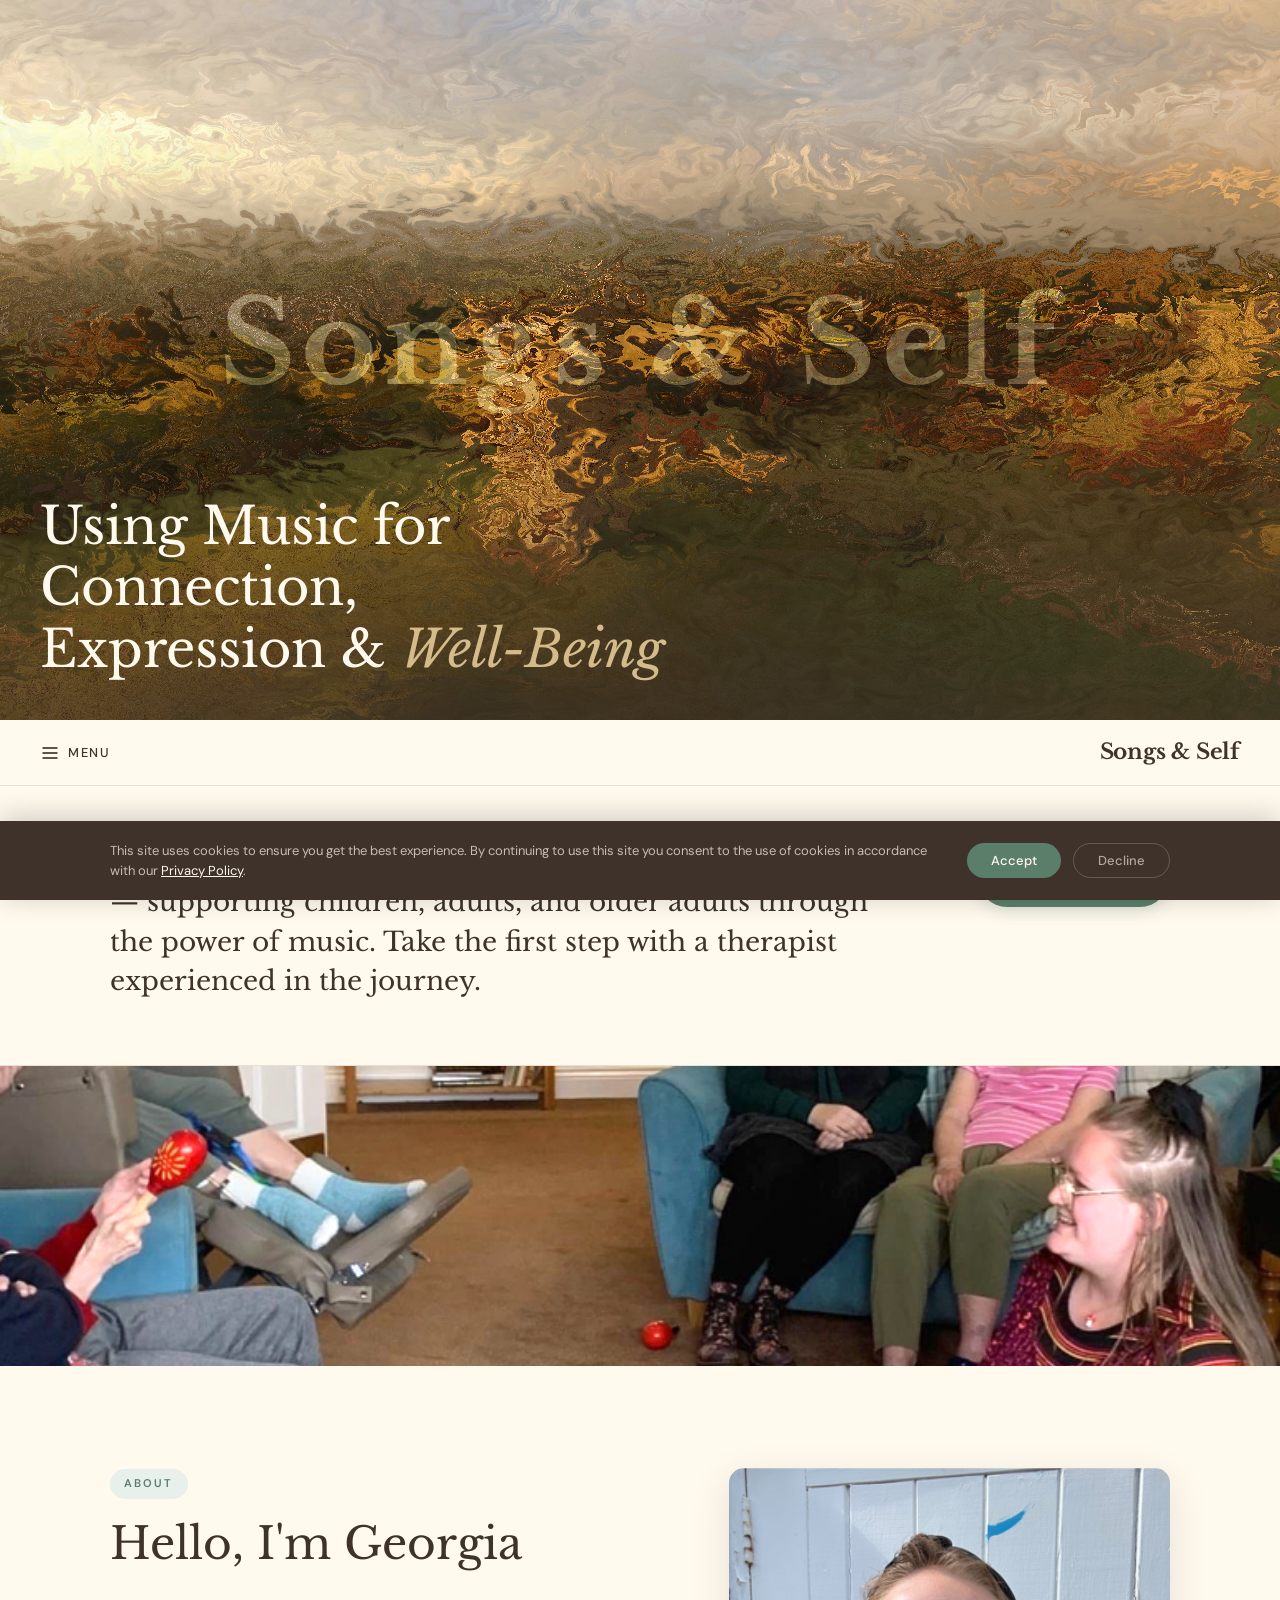
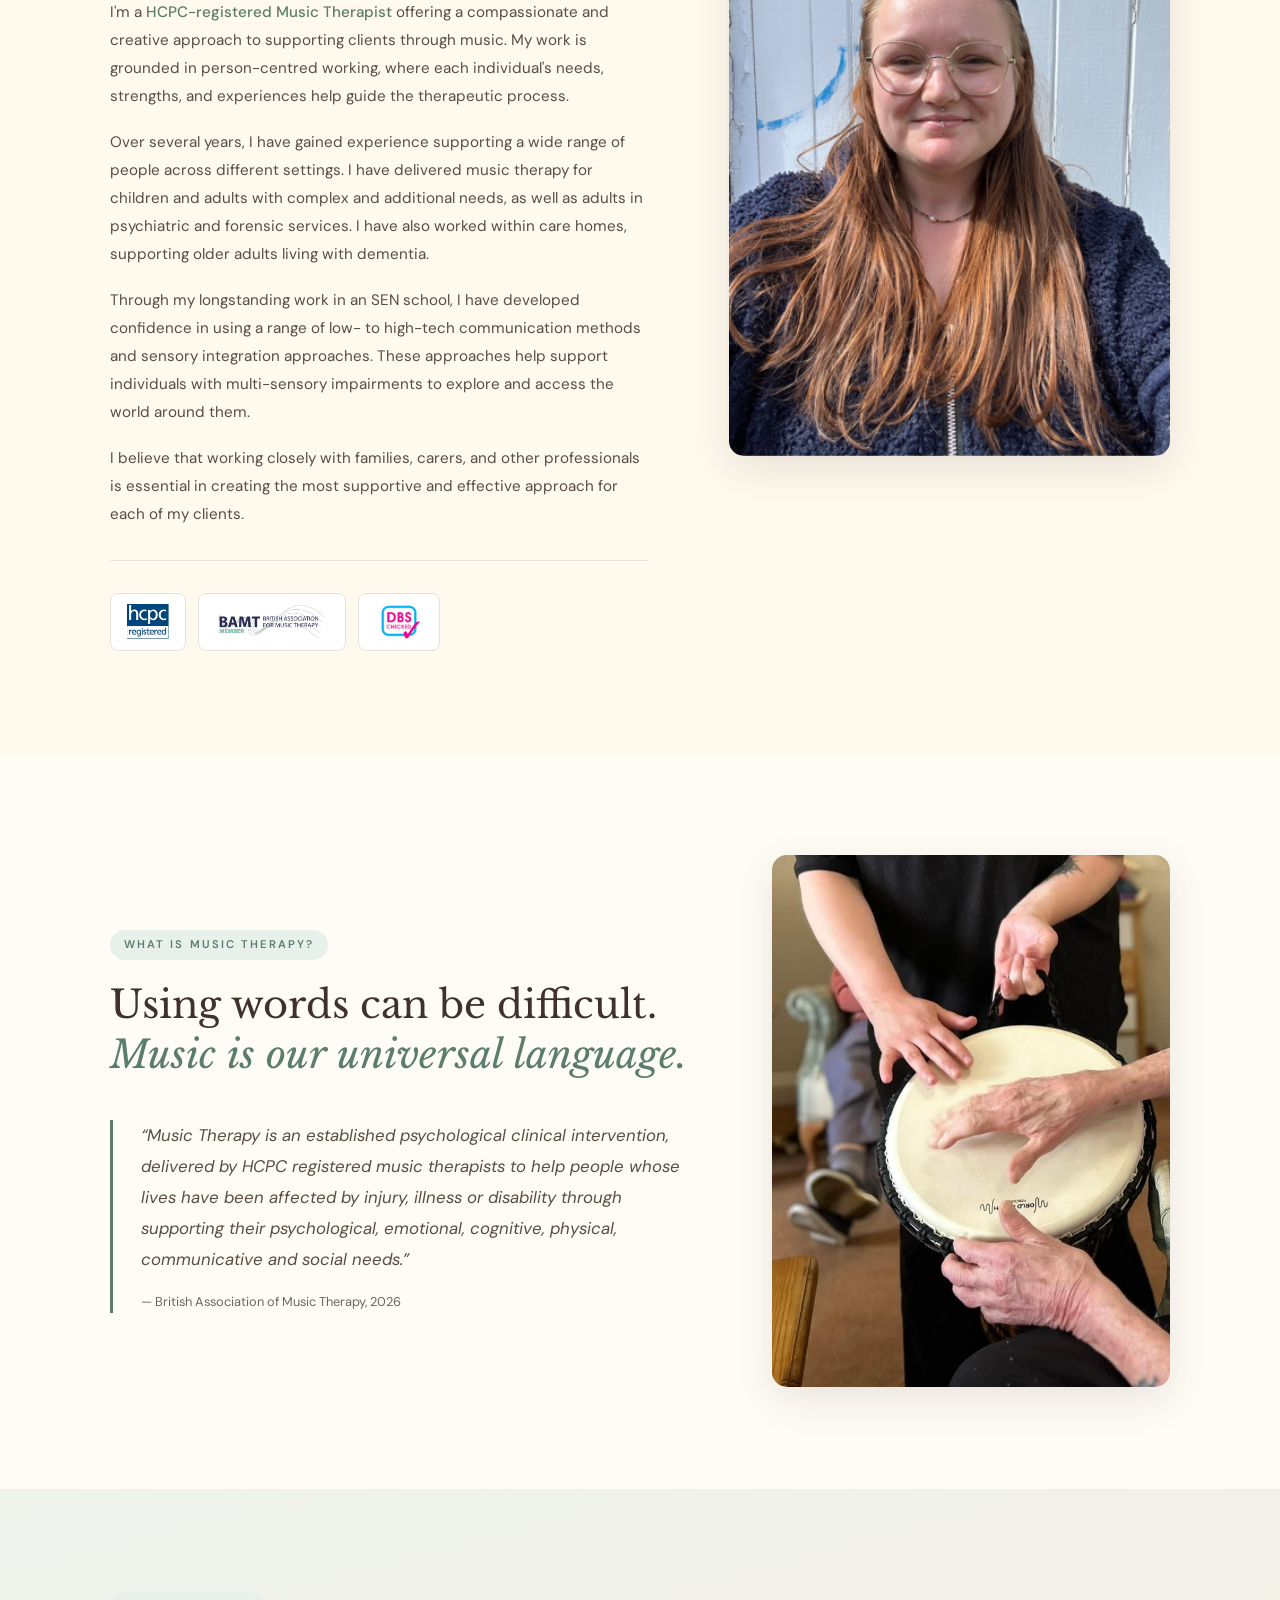
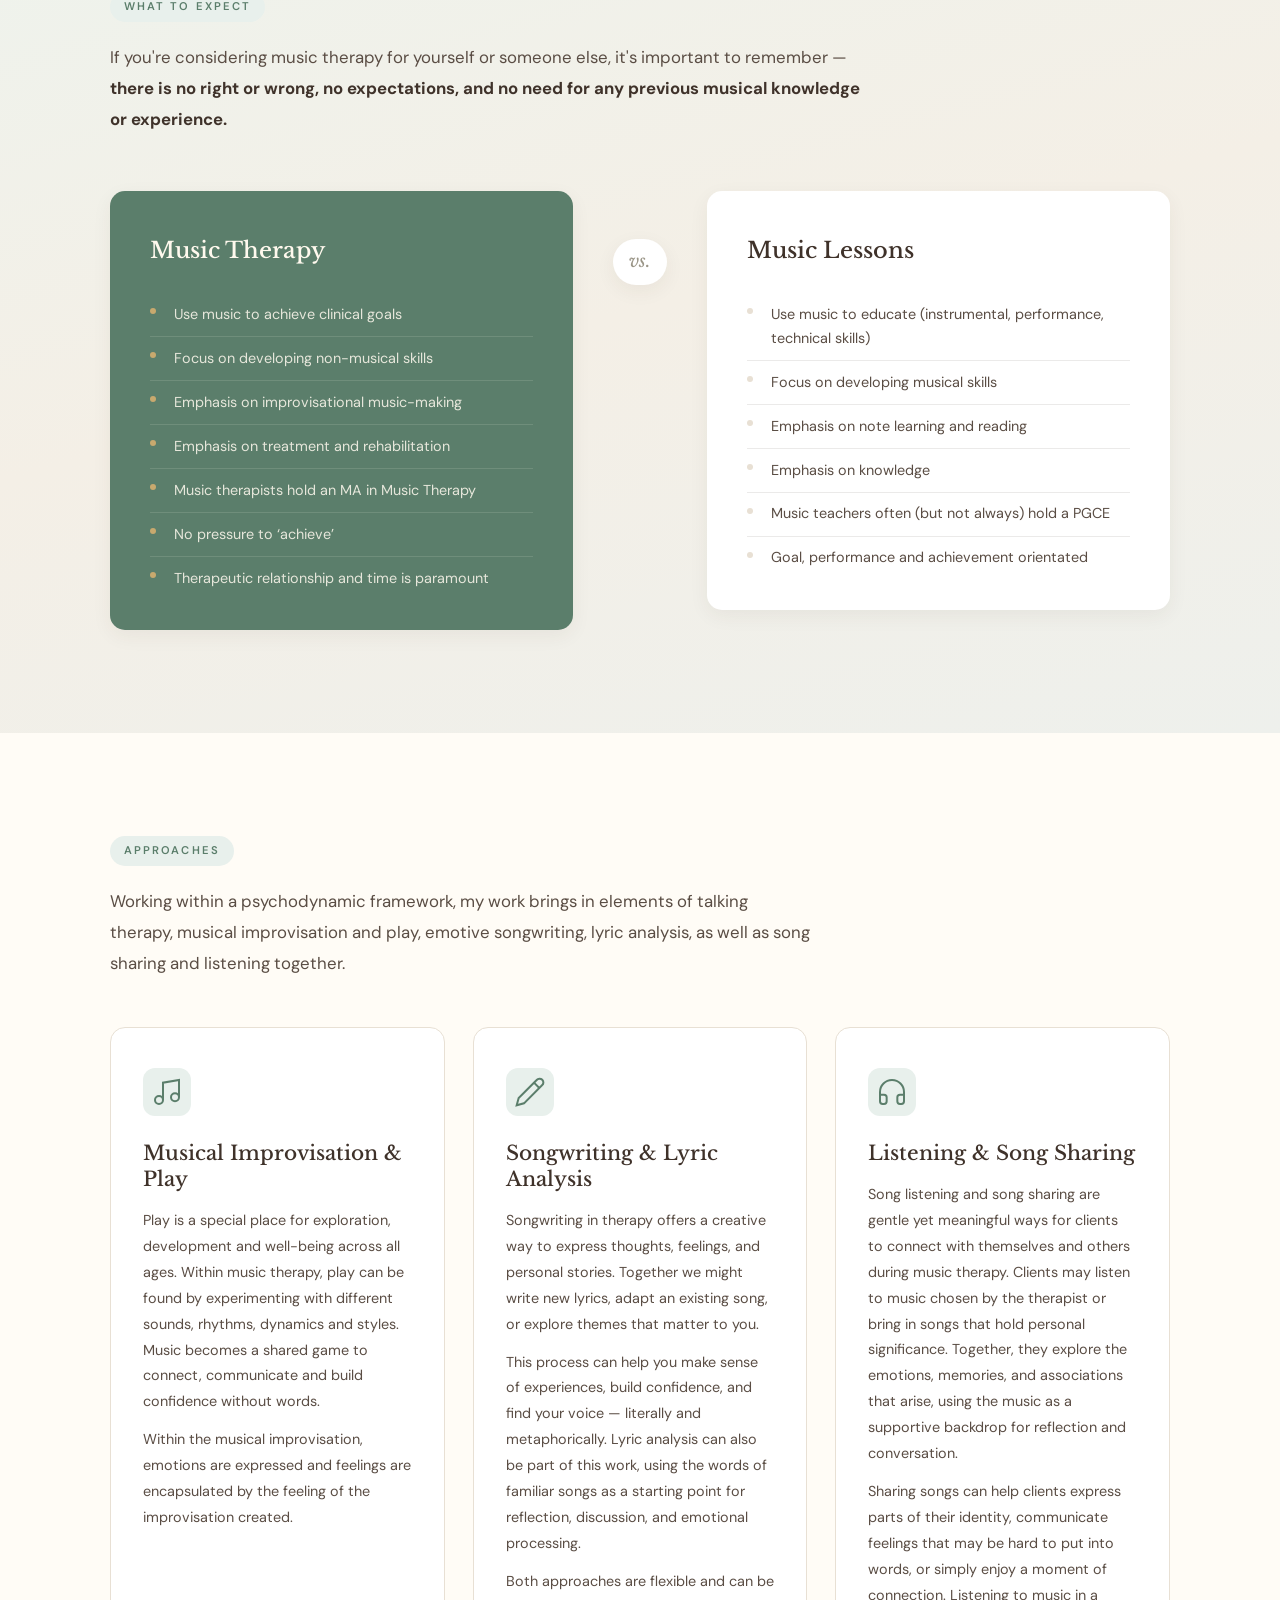
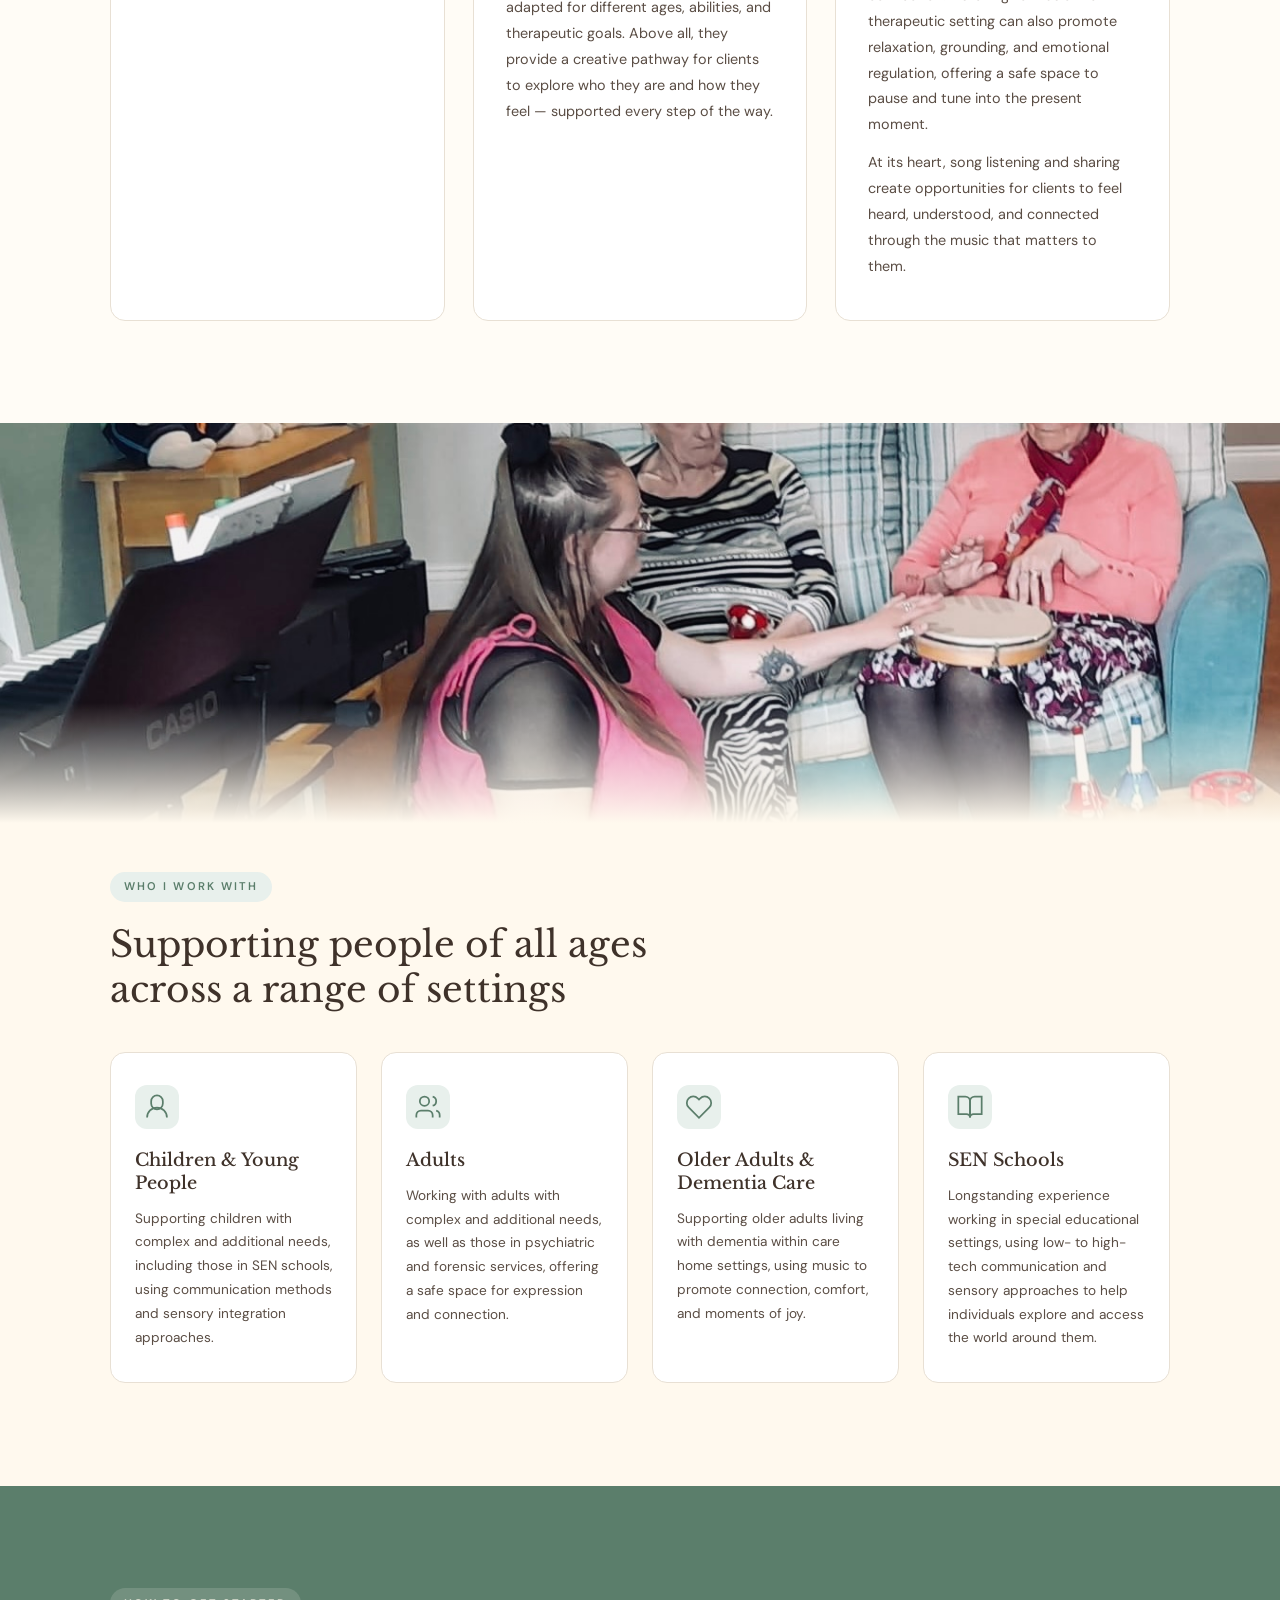
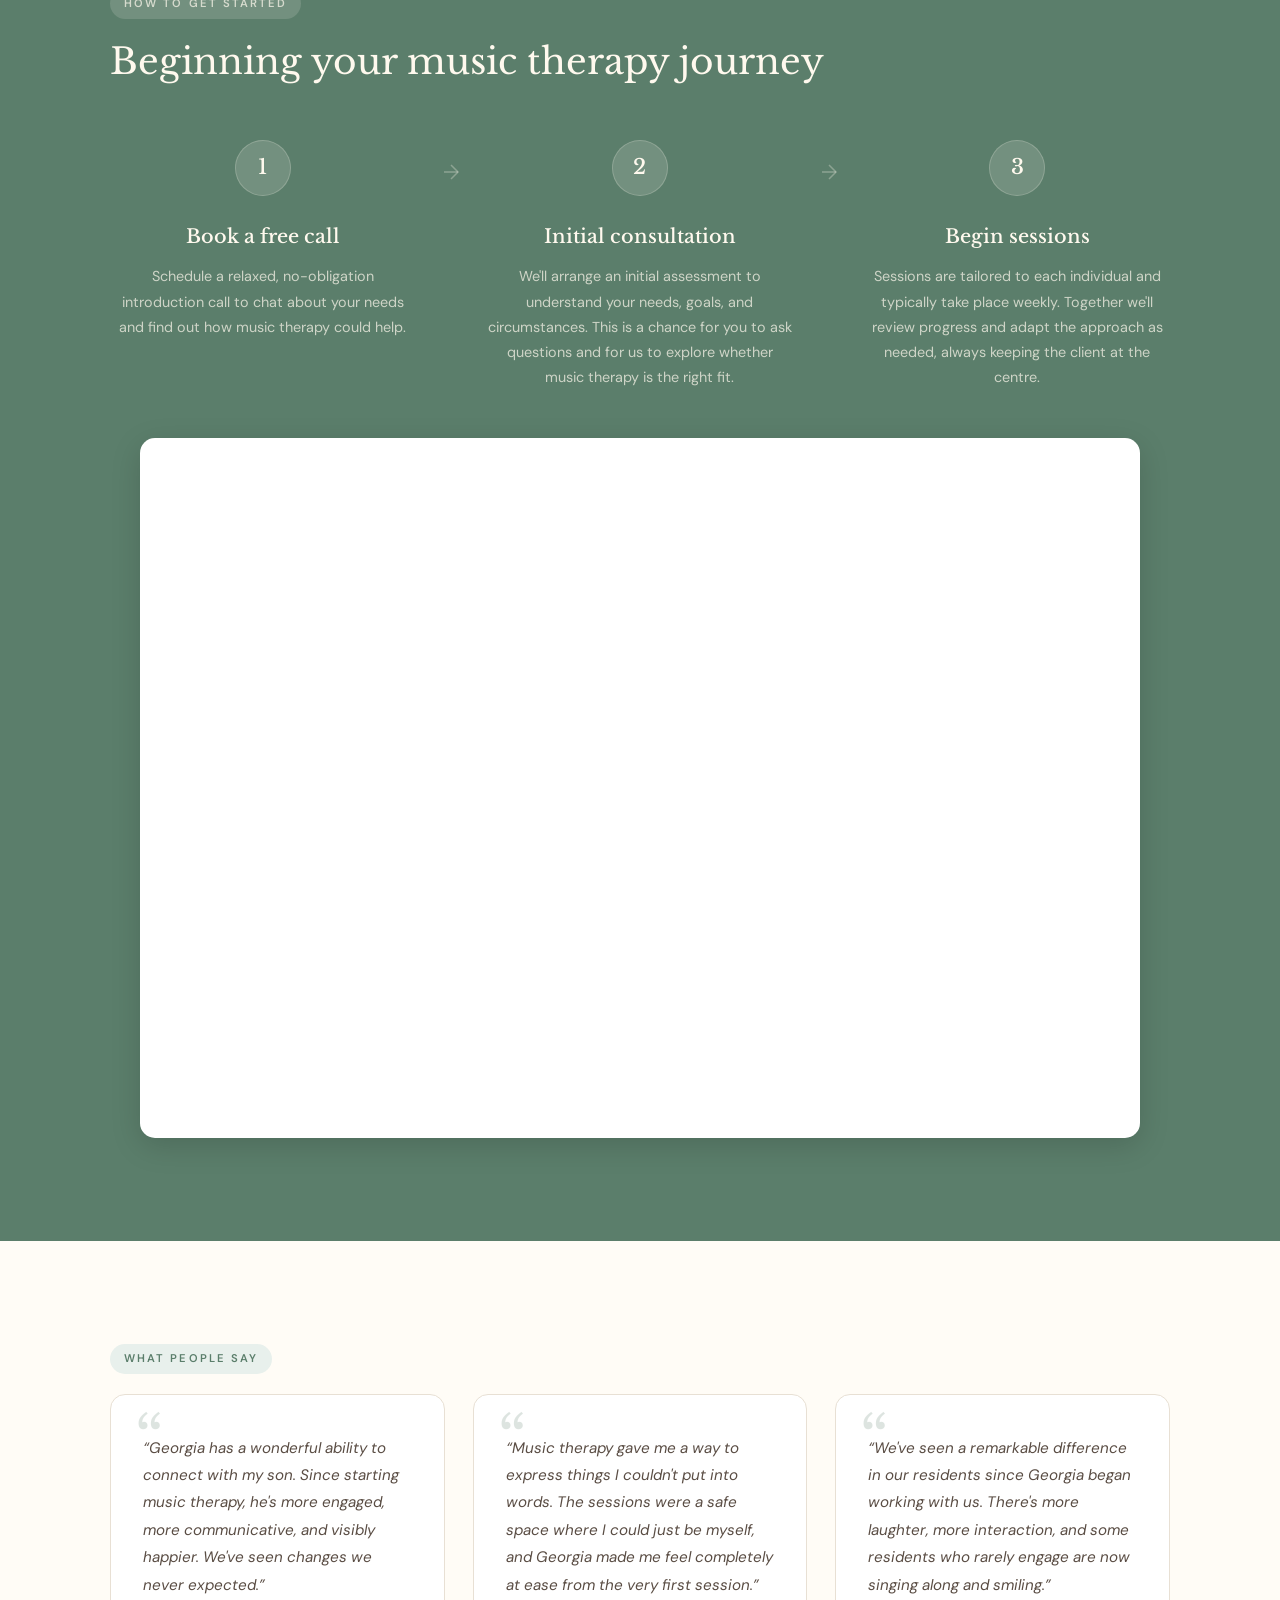
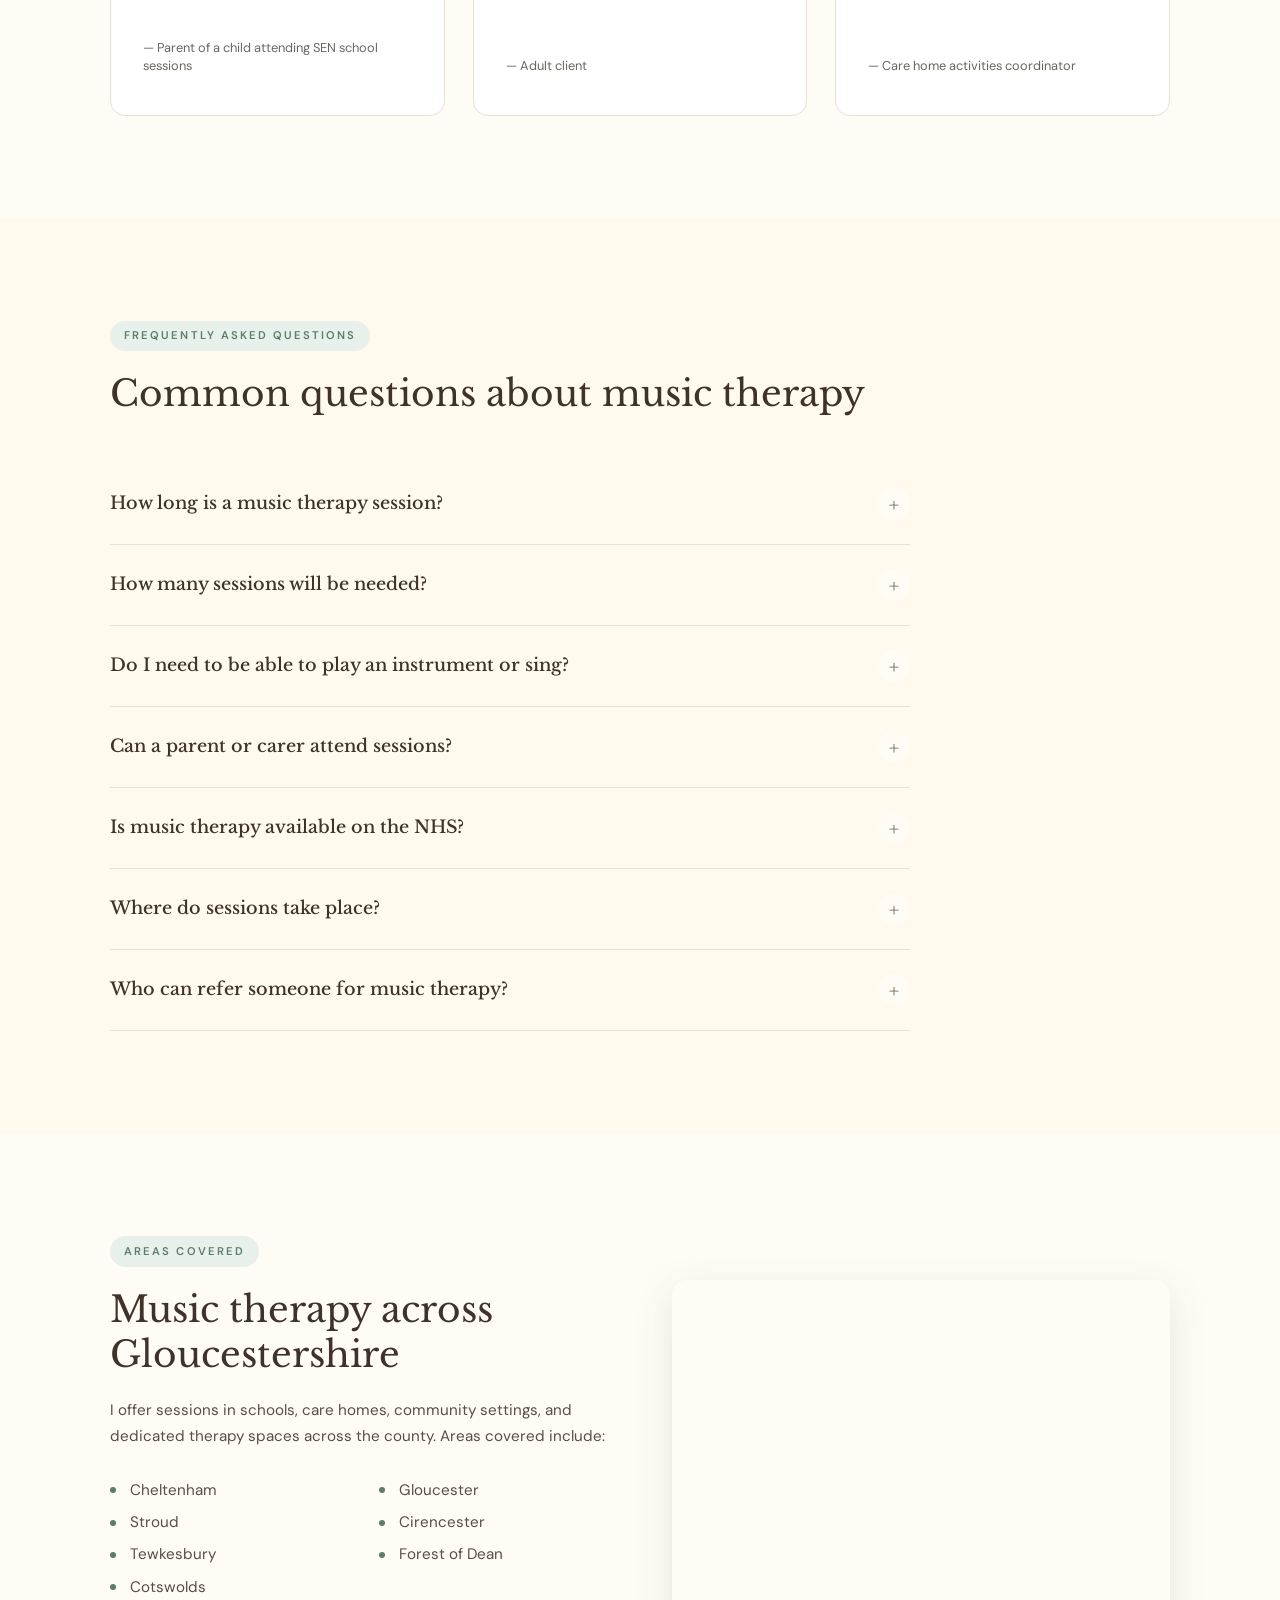
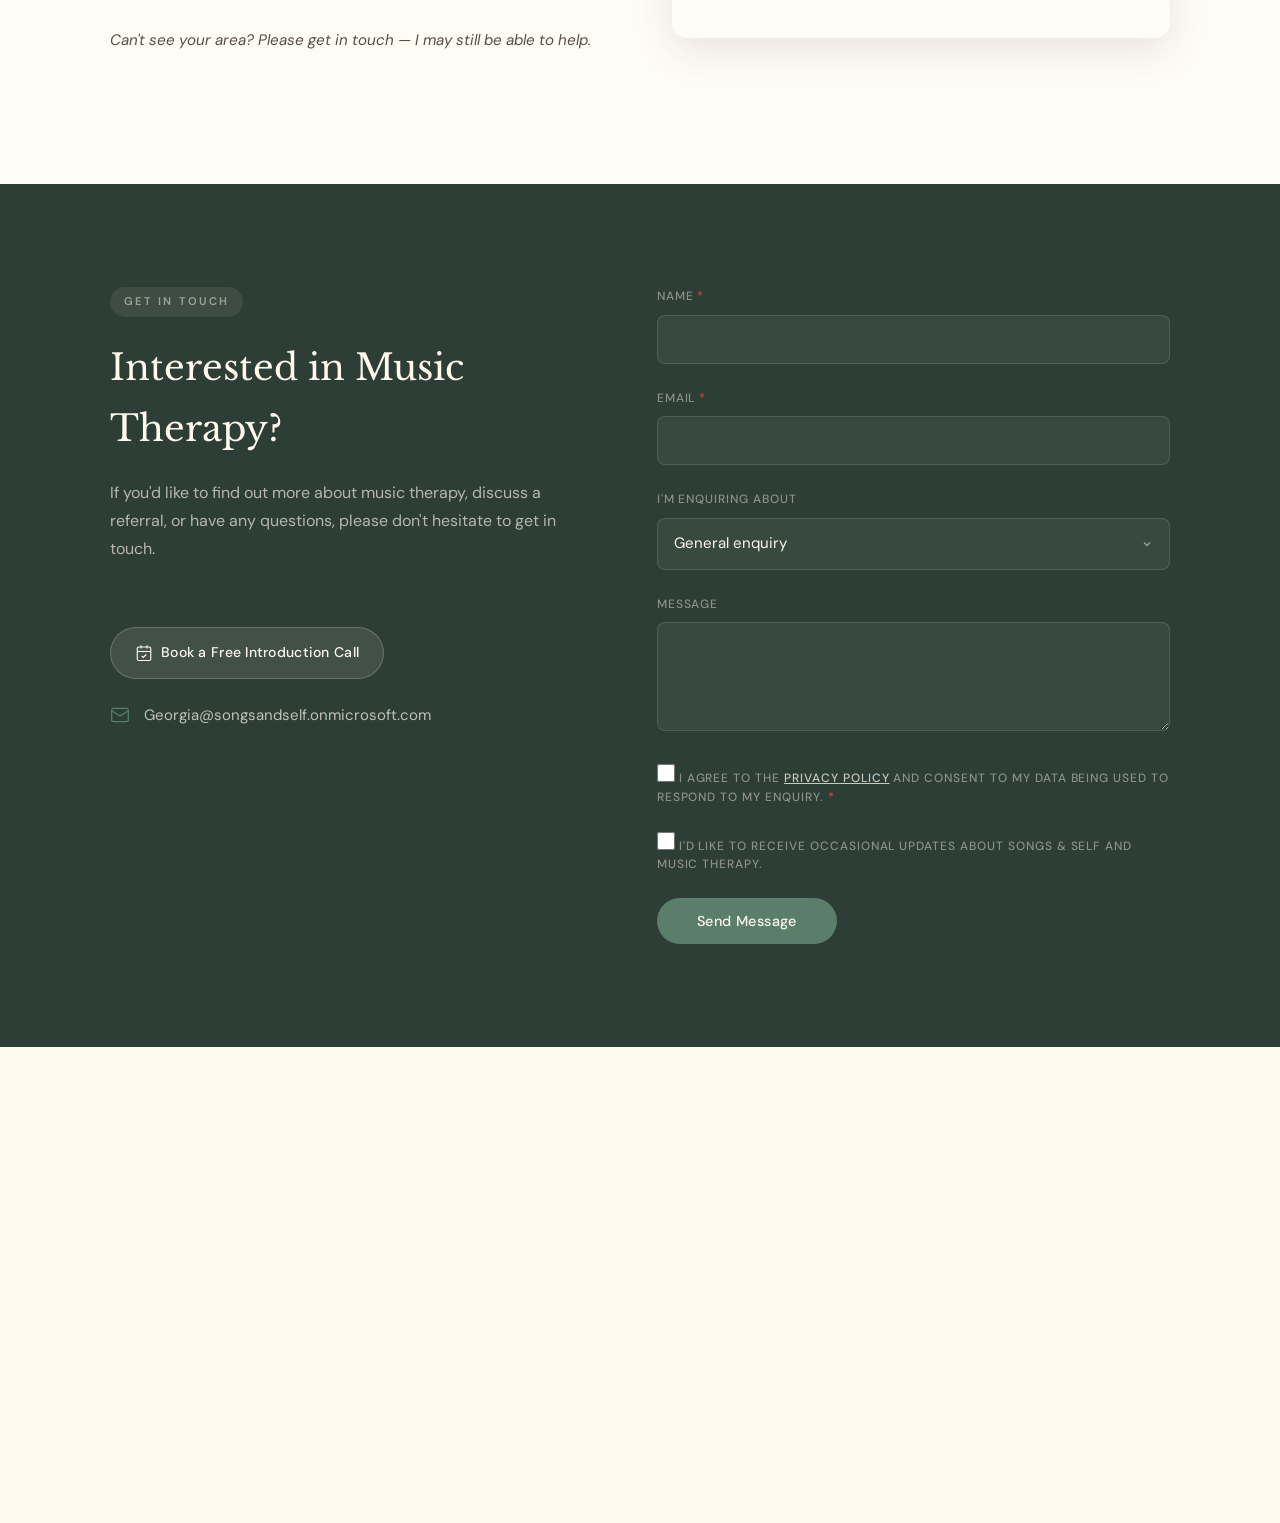
<file: index.html>
<!DOCTYPE html>
<html lang="en">
<head>
  <meta charset="UTF-8">
  <meta name="viewport" content="width=device-width, initial-scale=1.0">
  <title>Songs &amp; Self Music Therapy | Creative, Person-Centred Music Therapy in Gloucestershire</title>
  <meta name="description" content="Songs & Self Music Therapy. HCPC-registered Music Therapist Georgia offers compassionate, creative music therapy in Gloucestershire for children, adults, and older adults.">

  <!-- Open Graph -->
  <meta property="og:title" content="Songs & Self Music Therapy">
  <meta property="og:description" content="Creative, Person-Centred Music Therapy in Gloucestershire. HCPC-registered therapist supporting children, adults, and older adults through music.">
  <meta property="og:type" content="website">
  <meta property="og:url" content="https://www.songsandself.co.uk">
  <meta property="og:image" content="images/og-image.jpg">
  <meta property="og:locale" content="en_GB">

  <!-- Twitter Card -->
  <meta name="twitter:card" content="summary_large_image">
  <meta name="twitter:title" content="Songs & Self Music Therapy">
  <meta name="twitter:description" content="Creative, Person-Centred Music Therapy in Gloucestershire.">

  <!-- Favicon -->
  <link rel="icon" type="image/svg+xml" href="data:image/svg+xml,<svg xmlns='http://www.w3.org/2000/svg' viewBox='0 0 100 100'><text y='.9em' font-size='90'>♪</text></svg>">
  <link rel="apple-touch-icon" href="images/apple-touch-icon.png">

  <link rel="stylesheet" href="css/style.css">
  <link href="https://assets.calendly.com/assets/external/widget.css" rel="stylesheet">
  <link rel="preconnect" href="https://fonts.googleapis.com">
  <link rel="preconnect" href="https://fonts.gstatic.com" crossorigin>
  <link href="https://fonts.googleapis.com/css2?family=DM+Sans:ital,opsz,wght@0,9..40,300;0,9..40,400;0,9..40,500;1,9..40,400&family=Libre+Baskerville:ital,wght@0,400;0,700;1,400&display=swap" rel="stylesheet">
</head>
<body>

  <!-- Skip to content -->
  <a href="#main" class="skip-link">Skip to main content</a>

  <!-- Cookie Banner -->
  <div class="cookie-banner" id="cookieBanner" role="alert" hidden>
    <div class="cookie-inner">
      <p>This site uses cookies to ensure you get the best experience. By continuing to use this site you consent to the use of cookies in accordance with our <a href="privacy.html">Privacy Policy</a>.</p>
      <div class="cookie-actions">
        <button class="btn-cookie-accept" id="cookieAccept">Accept</button>
        <button class="btn-cookie-decline" id="cookieDecline">Decline</button>
      </div>
    </div>
  </div>

  <!-- Hero Section — fixed, revealed by scrolling -->
  <section class="hero" aria-label="Introduction">
    <canvas class="hero-canvas" id="heroCanvas" aria-hidden="true"></canvas>
    <img src="images/colin-watts-3blV4-86aUo-unsplash.jpg" alt="Broadway Tower in the Cotswolds, Gloucestershire at golden hour" class="hero-img" id="heroImg">
    <div class="hero-overlay"></div>
    <div class="hero-brand" aria-hidden="true">Songs &amp; Self</div>
    <div class="hero-text">
      <h1 class="hero-tagline">Using Music for Connection,<br>Expression &amp; <em>Well-Being</em></h1>
    </div>
  </section>

  <!-- Main content -->
  <main id="main">

    <!-- Sticky Nav Bar — sits below hero like Munro -->
    <header class="site-header" id="siteHeader" role="banner">
      <div class="header-inner">
        <div class="header-left">
          <button class="menu-toggle" id="menuToggle" aria-label="Open menu" aria-expanded="false" aria-controls="mainNav">
            <svg width="20" height="20" viewBox="0 0 24 24" fill="none" stroke="currentColor" stroke-width="2" aria-hidden="true"><path d="M3 12h18"/><path d="M3 6h18"/><path d="M3 18h18"/></svg>
            <span>Menu</span>
          </button>
        </div>
        <nav class="main-nav" id="mainNav" role="navigation" aria-label="Main navigation">
          <button class="nav-close" id="navClose" aria-label="Close menu">
            <svg width="24" height="24" viewBox="0 0 24 24" fill="none" stroke="currentColor" stroke-width="2" aria-hidden="true">
              <path d="M18 6 6 18"/><path d="m6 6 12 12"/>
            </svg>
          </button>
          <ul class="nav-list">
            <li class="nav-item"><a href="#about">About</a></li>
            <li class="nav-item"><a href="#music-therapy">What is Music Therapy?</a></li>
            <li class="nav-item has-submenu">
              <a href="#approaches" aria-haspopup="true" aria-expanded="false">Approaches</a>
              <ul class="submenu" role="menu">
                <li role="none"><a href="#improvisation" role="menuitem">Improvisation &amp; Play</a></li>
                <li role="none"><a href="#songwriting" role="menuitem">Songwriting &amp; Lyric Analysis</a></li>
                <li role="none"><a href="#listening" role="menuitem">Listening &amp; Song Sharing</a></li>
              </ul>
            </li>
            <li class="nav-item"><a href="#who-i-work-with">Who I Work With</a></li>
            <li class="nav-item"><a href="#contact">Contact</a></li>
          </ul>
        </nav>
        <div class="header-right">
          <a href="/" class="logo" aria-label="Songs and Self — home">Songs &amp; Self</a>
        </div>
      </div>
    </header>
    <div class="nav-overlay" id="navOverlay"></div>

    <!-- Intro statement below nav — like Munro -->
    <section class="intro-statement">
      <div class="container">
        <div class="intro-layout">
          <p>Creative, person-centred music therapy in Gloucestershire &mdash; supporting children, adults, and older adults through the power of music. Take the first step with a therapist experienced in the journey.</p>
          <a href="#contact" class="intro-cta">Get in Touch</a>
        </div>
      </div>
    </section>

    <!-- Session photo banner -->
    <div class="session-banner">
      <img src="images/session-photo.png" alt="A music therapy session — participants playing instruments together" class="session-banner-img">
    </div>

    <!-- About Georgia -->
    <section class="about" id="about" aria-labelledby="about-heading">
      <div class="container">
        <div class="about-layout">
          <div class="about-text">
            <span class="section-label">About</span>
            <h2 id="about-heading">Hello, I'm Georgia</h2>
            <p>I'm a <strong>HCPC-registered Music Therapist</strong> offering a compassionate and creative approach to supporting clients through music. My work is grounded in person-centred working, where each individual's needs, strengths, and experiences help guide the therapeutic process.</p>
            <p>Over several years, I have gained experience supporting a wide range of people across different settings. I have delivered music therapy for children and adults with complex and additional needs, as well as adults in psychiatric and forensic services. I have also worked within care homes, supporting older adults living with dementia.</p>
            <p>Through my longstanding work in an SEN school, I have developed confidence in using a range of low- to high-tech communication methods and sensory integration approaches. These approaches help support individuals with multi-sensory impairments to explore and access the world around them.</p>
            <p>I believe that working closely with families, carers, and other professionals is essential in creating the most supportive and effective approach for each of my clients.</p>
            <div class="registration-badges">
              <div class="badge">
                <img src="images/hcpc-registered.png" alt="HCPC Registered" class="badge-img">
              </div>
              <div class="badge">
                <img src="images/bamt-member.png" alt="British Association for Music Therapy Member" class="badge-img">
              </div>
              <div class="badge">
                <img src="images/dbs-checked.png" alt="DBS Checked" class="badge-img">
              </div>
            </div>
          </div>
          <div class="about-image">
            <!-- Replace with Georgia's photo: place image at images/georgia.jpg -->
            <img src="images/georgia.png" alt="Georgia, Music Therapist, smiling" class="about-photo">
            <!-- If no photo yet, uncomment the placeholder below and comment out the img above -->
            <!-- <div class="about-image-placeholder"></div> -->
          </div>
        </div>
      </div>
    </section>

    <!-- What is Music Therapy? -->
    <section class="music-therapy" id="music-therapy" aria-labelledby="mt-heading">
      <div class="container">
        <div class="therapy-layout">
          <div class="therapy-intro">
            <span class="section-label">What is Music Therapy?</span>
            <h2 id="mt-heading">Using words can be difficult.<br><em>Music is our universal language.</em></h2>
            <blockquote>
              <p>&ldquo;Music Therapy is an established psychological clinical intervention, delivered by HCPC registered music therapists to help people whose lives have been affected by injury, illness or disability through supporting their psychological, emotional, cognitive, physical, communicative and social needs.&rdquo;</p>
              <cite>&mdash; British Association of Music Therapy, 2026</cite>
            </blockquote>
          </div>
          <div class="therapy-image">
            <img src="images/drum-hands.png" alt="Hands playing a drum together during a music therapy session" class="therapy-photo">
          </div>
        </div>
      </div>
    </section>

    <!-- What to Expect -->
    <section class="what-to-expect" id="expect" aria-labelledby="expect-heading">
      <div class="container">
        <span class="section-label" id="expect-heading">What to Expect</span>
        <p class="expect-intro">If you're considering music therapy for yourself or someone else, it's important to remember &mdash; <strong>there is no right or wrong, no expectations, and no need for any previous musical knowledge or experience.</strong></p>

        <div class="comparison-table">
          <div class="comparison-col therapy-col">
            <h3>Music Therapy</h3>
            <ul>
              <li>Use music to achieve clinical goals</li>
              <li>Focus on developing non-musical skills</li>
              <li>Emphasis on improvisational music-making</li>
              <li>Emphasis on treatment and rehabilitation</li>
              <li>Music therapists hold an MA in Music Therapy</li>
              <li>No pressure to &lsquo;achieve&rsquo;</li>
              <li>Therapeutic relationship and time is paramount</li>
            </ul>
          </div>
          <div class="comparison-divider">
            <span>vs.</span>
          </div>
          <div class="comparison-col lesson-col">
            <h3>Music Lessons</h3>
            <ul>
              <li>Use music to educate (instrumental, performance, technical skills)</li>
              <li>Focus on developing musical skills</li>
              <li>Emphasis on note learning and reading</li>
              <li>Emphasis on knowledge</li>
              <li>Music teachers often (but not always) hold a PGCE</li>
              <li>Goal, performance and achievement orientated</li>
            </ul>
          </div>
        </div>
      </div>
    </section>

    <!-- Approaches -->
    <section class="approaches" id="approaches" aria-labelledby="approaches-heading">
      <div class="container">
        <span class="section-label" id="approaches-heading">Approaches</span>
        <p class="approaches-intro">Working within a psychodynamic framework, my work brings in elements of talking therapy, musical improvisation and play, emotive songwriting, lyric analysis, as well as song sharing and listening together.</p>

        <div class="approaches-grid">
          <div class="approach-card" id="improvisation">
            <div class="approach-icon" aria-hidden="true">
              <svg width="32" height="32" viewBox="0 0 24 24" fill="none" stroke="currentColor" stroke-width="1.5">
                <path d="M9 18V5l12-2v13"/><circle cx="6" cy="18" r="3"/><circle cx="18" cy="16" r="3"/>
              </svg>
            </div>
            <h3>Musical Improvisation &amp; Play</h3>
            <p>Play is a special place for exploration, development and well-being across all ages. Within music therapy, play can be found by experimenting with different sounds, rhythms, dynamics and styles. Music becomes a shared game to connect, communicate and build confidence without words.</p>
            <p>Within the musical improvisation, emotions are expressed and feelings are encapsulated by the feeling of the improvisation created.</p>
          </div>

          <div class="approach-card" id="songwriting">
            <div class="approach-icon" aria-hidden="true">
              <svg width="32" height="32" viewBox="0 0 24 24" fill="none" stroke="currentColor" stroke-width="1.5">
                <path d="M17 3a2.85 2.83 0 1 1 4 4L7.5 20.5 2 22l1.5-5.5Z"/><path d="m15 5 4 4"/>
              </svg>
            </div>
            <h3>Songwriting &amp; Lyric Analysis</h3>
            <p>Songwriting in therapy offers a creative way to express thoughts, feelings, and personal stories. Together we might write new lyrics, adapt an existing song, or explore themes that matter to you.</p>
            <p>This process can help you make sense of experiences, build confidence, and find your voice &mdash; literally and metaphorically. Lyric analysis can also be part of this work, using the words of familiar songs as a starting point for reflection, discussion, and emotional processing.</p>
            <p>Both approaches are flexible and can be adapted for different ages, abilities, and therapeutic goals. Above all, they provide a creative pathway for clients to explore who they are and how they feel &mdash; supported every step of the way.</p>
          </div>

          <div class="approach-card" id="listening">
            <div class="approach-icon" aria-hidden="true">
              <svg width="32" height="32" viewBox="0 0 24 24" fill="none" stroke="currentColor" stroke-width="1.5">
                <path d="M3 18v-6a9 9 0 0 1 18 0v6"/><path d="M21 19a2 2 0 0 1-2 2h-1a2 2 0 0 1-2-2v-3a2 2 0 0 1 2-2h3zM3 19a2 2 0 0 0 2 2h1a2 2 0 0 0 2-2v-3a2 2 0 0 0-2-2H3z"/>
              </svg>
            </div>
            <h3>Listening &amp; Song Sharing</h3>
            <p>Song listening and song sharing are gentle yet meaningful ways for clients to connect with themselves and others during music therapy. Clients may listen to music chosen by the therapist or bring in songs that hold personal significance. Together, they explore the emotions, memories, and associations that arise, using the music as a supportive backdrop for reflection and conversation.</p>
            <p>Sharing songs can help clients express parts of their identity, communicate feelings that may be hard to put into words, or simply enjoy a moment of connection. Listening to music in a therapeutic setting can also promote relaxation, grounding, and emotional regulation, offering a safe space to pause and tune into the present moment.</p>
            <p>At its heart, song listening and sharing create opportunities for clients to feel heard, understood, and connected through the music that matters to them.</p>
          </div>
        </div>
      </div>
    </section>

    <!-- Who I Work With -->
    <section class="who-i-work-with" id="who-i-work-with" aria-labelledby="wiww-heading">
      <div class="who-i-work-with-banner">
        <img src="images/care-home-session.jpeg" alt="Georgia leading a music therapy session in a care home with residents playing instruments" class="wiww-banner-img">
      </div>
      <div class="container">
        <span class="section-label">Who I Work With</span>
        <h2 id="wiww-heading">Supporting people of all ages across a range of settings</h2>
        <div class="client-grid">
          <div class="client-card">
            <div class="client-icon" aria-hidden="true">
              <svg width="28" height="28" viewBox="0 0 24 24" fill="none" stroke="currentColor" stroke-width="1.5">
                <path d="M12 2a5 5 0 0 1 5 5v2a5 5 0 0 1-10 0V7a5 5 0 0 1 5-5z"/><path d="M3.5 21a8.5 8.5 0 0 1 17 0"/>
              </svg>
            </div>
            <h3>Children &amp; Young People</h3>
            <p>Supporting children with complex and additional needs, including those in SEN schools, using communication methods and sensory integration approaches.</p>
          </div>
          <div class="client-card">
            <div class="client-icon" aria-hidden="true">
              <svg width="28" height="28" viewBox="0 0 24 24" fill="none" stroke="currentColor" stroke-width="1.5">
                <path d="M16 21v-2a4 4 0 0 0-4-4H6a4 4 0 0 0-4 4v2"/><circle cx="9" cy="7" r="4"/><path d="M22 21v-2a4 4 0 0 0-3-3.87"/><path d="M16 3.13a4 4 0 0 1 0 7.75"/>
              </svg>
            </div>
            <h3>Adults</h3>
            <p>Working with adults with complex and additional needs, as well as those in psychiatric and forensic services, offering a safe space for expression and connection.</p>
          </div>
          <div class="client-card">
            <div class="client-icon" aria-hidden="true">
              <svg width="28" height="28" viewBox="0 0 24 24" fill="none" stroke="currentColor" stroke-width="1.5">
                <path d="M20.84 4.61a5.5 5.5 0 0 0-7.78 0L12 5.67l-1.06-1.06a5.5 5.5 0 0 0-7.78 7.78l1.06 1.06L12 21.23l7.78-7.78 1.06-1.06a5.5 5.5 0 0 0 0-7.78z"/>
              </svg>
            </div>
            <h3>Older Adults &amp; Dementia Care</h3>
            <p>Supporting older adults living with dementia within care home settings, using music to promote connection, comfort, and moments of joy.</p>
          </div>
          <div class="client-card">
            <div class="client-icon" aria-hidden="true">
              <svg width="28" height="28" viewBox="0 0 24 24" fill="none" stroke="currentColor" stroke-width="1.5">
                <path d="M2 3h6a4 4 0 0 1 4 4v14a3 3 0 0 0-3-3H2z"/><path d="M22 3h-6a4 4 0 0 0-4 4v14a3 3 0 0 1 3-3h7z"/>
              </svg>
            </div>
            <h3>SEN Schools</h3>
            <p>Longstanding experience working in special educational settings, using low- to high-tech communication and sensory approaches to help individuals explore and access the world around them.</p>
          </div>
        </div>
      </div>
    </section>

    <!-- How to Get Started -->
    <section class="get-started" id="get-started" aria-labelledby="gs-heading">
      <div class="container">
        <span class="section-label">How to Get Started</span>
        <h2 id="gs-heading">Beginning your music therapy journey</h2>
        <div class="steps-grid">
          <div class="step">
            <div class="step-number" aria-hidden="true">1</div>
            <h3>Book a free call</h3>
            <p>Schedule a relaxed, no-obligation introduction call to chat about your needs and find out how music therapy could help.</p>
          </div>
          <div class="step-arrow" aria-hidden="true">
            <svg width="24" height="24" viewBox="0 0 24 24" fill="none" stroke="currentColor" stroke-width="1.5"><path d="M5 12h14"/><path d="m12 5 7 7-7 7"/></svg>
          </div>
          <div class="step">
            <div class="step-number" aria-hidden="true">2</div>
            <h3>Initial consultation</h3>
            <p>We'll arrange an initial assessment to understand your needs, goals, and circumstances. This is a chance for you to ask questions and for us to explore whether music therapy is the right fit.</p>
          </div>
          <div class="step-arrow" aria-hidden="true">
            <svg width="24" height="24" viewBox="0 0 24 24" fill="none" stroke="currentColor" stroke-width="1.5"><path d="M5 12h14"/><path d="m12 5 7 7-7 7"/></svg>
          </div>
          <div class="step">
            <div class="step-number" aria-hidden="true">3</div>
            <h3>Begin sessions</h3>
            <p>Sessions are tailored to each individual and typically take place weekly. Together we'll review progress and adapt the approach as needed, always keeping the client at the centre.</p>
          </div>
        </div>
        <div class="booking-widget">
          <div class="calendly-inline-widget" data-url="https://calendly.com/georgia-songsandself/30min?hide_gdpr_banner=1" style="min-width:320px;height:700px;"></div>
        </div>
      </div>
    </section>

    <!-- Testimonials -->
    <section class="testimonials" id="testimonials" aria-labelledby="test-heading">
      <div class="container">
        <span class="section-label">What People Say</span>
        <h2 id="test-heading" class="sr-only">Testimonials</h2>
        <div class="testimonials-grid">
          <blockquote class="testimonial-card">
            <p>&ldquo;Georgia has a wonderful ability to connect with my son. Since starting music therapy, he's more engaged, more communicative, and visibly happier. We've seen changes we never expected.&rdquo;</p>
            <footer>
              <cite>&mdash; Parent of a child attending SEN school sessions</cite>
            </footer>
          </blockquote>
          <blockquote class="testimonial-card">
            <p>&ldquo;Music therapy gave me a way to express things I couldn't put into words. The sessions were a safe space where I could just be myself, and Georgia made me feel completely at ease from the very first session.&rdquo;</p>
            <footer>
              <cite>&mdash; Adult client</cite>
            </footer>
          </blockquote>
          <blockquote class="testimonial-card">
            <p>&ldquo;We've seen a remarkable difference in our residents since Georgia began working with us. There's more laughter, more interaction, and some residents who rarely engage are now singing along and smiling.&rdquo;</p>
            <footer>
              <cite>&mdash; Care home activities coordinator</cite>
            </footer>
          </blockquote>
        </div>
      </div>
    </section>

    <!-- FAQ -->
    <section class="faq" id="faq" aria-labelledby="faq-heading">
      <div class="container">
        <span class="section-label">Frequently Asked Questions</span>
        <h2 id="faq-heading">Common questions about music therapy</h2>
        <div class="faq-list">
          <details class="faq-item">
            <summary>How long is a music therapy session?</summary>
            <div class="faq-answer">
              <p>Sessions are typically 30 to 60 minutes, depending on the individual's needs and the setting. Children's sessions are often shorter, while adult sessions may be longer. The length is always tailored to what works best for the client.</p>
            </div>
          </details>
          <details class="faq-item">
            <summary>How many sessions will be needed?</summary>
            <div class="faq-answer">
              <p>This varies for every individual. Some people benefit from a short block of sessions (6&ndash;12 weeks), while others engage in longer-term therapy. We'll discuss what feels right during the initial consultation and review progress regularly together.</p>
            </div>
          </details>
          <details class="faq-item">
            <summary>Do I need to be able to play an instrument or sing?</summary>
            <div class="faq-answer">
              <p>Absolutely not. Music therapy requires no musical skill, experience, or training. The focus is on using music as a tool for expression and connection &mdash; not performance. You don't need to be &lsquo;musical&rsquo; to benefit.</p>
            </div>
          </details>
          <details class="faq-item">
            <summary>Can a parent or carer attend sessions?</summary>
            <div class="faq-answer">
              <p>Yes, in many cases families and carers are welcome and encouraged to be part of the process. This is especially true for younger children or individuals who feel more comfortable with a familiar person present. We can discuss what works best for each situation.</p>
            </div>
          </details>
          <details class="faq-item">
            <summary>Is music therapy available on the NHS?</summary>
            <div class="faq-answer">
              <p>Music therapy is recognised by the NHS and is sometimes funded through local services, schools, or care settings. In other cases, sessions are privately funded. I'm happy to discuss options and help you explore what may be available.</p>
            </div>
          </details>
          <details class="faq-item">
            <summary>Where do sessions take place?</summary>
            <div class="faq-answer">
              <p>Sessions can take place in a variety of settings, including schools, care homes, community spaces, or a dedicated therapy room. I work across Gloucestershire, covering areas including Cheltenham, Gloucester, Stroud, Cirencester, and the Forest of Dean. Please get in touch to discuss your location.</p>
            </div>
          </details>
          <details class="faq-item">
            <summary>Who can refer someone for music therapy?</summary>
            <div class="faq-answer">
              <p>Anyone can make a referral or self-refer. Referrals commonly come from parents, carers, teachers, SENCOs, social workers, GPs, and other healthcare professionals. You don't need a formal diagnosis to explore whether music therapy could help.</p>
            </div>
          </details>
        </div>
      </div>
    </section>

    <!-- Areas Covered -->
    <section class="areas-covered" id="areas" aria-labelledby="areas-heading">
      <div class="container">
        <div class="areas-layout">
          <div class="areas-text">
            <span class="section-label">Areas Covered</span>
            <h2 id="areas-heading">Music therapy across Gloucestershire</h2>
            <p>I offer sessions in schools, care homes, community settings, and dedicated therapy spaces across the county. Areas covered include:</p>
            <ul class="areas-list">
              <li>Cheltenham</li>
              <li>Gloucester</li>
              <li>Stroud</li>
              <li>Cirencester</li>
              <li>Tewkesbury</li>
              <li>Forest of Dean</li>
              <li>Cotswolds</li>
            </ul>
            <p class="areas-note">Can't see your area? Please get in touch &mdash; I may still be able to help.</p>
          </div>
          <div class="areas-map">
            <iframe
              src="https://www.google.com/maps/embed?pb=!1m18!1m12!1m3!1d318868.20031364386!2d-2.4632271!3d51.8462963!2m3!1f0!2f0!3f0!3m2!1i1024!2i768!4f13.1!3m3!1m2!1s0x4871a4e5c57da8e5%3A0x5765ef486536bb37!2sGloucestershire!5e0!3m2!1sen!2suk!4v1710000000000!5m2!1sen!2suk"
              width="100%"
              height="350"
              style="border:0; border-radius: 6px;"
              allowfullscreen=""
              loading="lazy"
              referrerpolicy="no-referrer-when-downgrade"
              title="Map showing Gloucestershire coverage area">
            </iframe>
          </div>
        </div>
      </div>
    </section>

    <!-- Contact -->
    <section class="contact" id="contact" aria-labelledby="contact-heading">
      <div class="container">
        <div class="contact-inner">
          <div class="contact-text">
            <span class="section-label">Get in Touch</span>
            <h2 id="contact-heading">Interested in Music Therapy?</h2>
            <p>If you'd like to find out more about music therapy, discuss a referral, or have any questions, please don't hesitate to get in touch.</p>
            <a href="#get-started" class="btn-book-call">
              <svg width="18" height="18" viewBox="0 0 24 24" fill="none" stroke="currentColor" stroke-width="1.5" aria-hidden="true">
                <rect x="3" y="4" width="18" height="18" rx="2"/><path d="M16 2v4"/><path d="M8 2v4"/><path d="M3 10h18"/><path d="m9 16 2 2 4-4"/>
              </svg>
              Book a Free Introduction Call
            </a>
            <div class="contact-details">
              <a href="mailto:Georgia@songsandself.onmicrosoft.com" class="contact-link">
                <svg width="20" height="20" viewBox="0 0 24 24" fill="none" stroke="currentColor" stroke-width="1.5" aria-hidden="true">
                  <rect x="2" y="4" width="20" height="16" rx="2"/><path d="m22 7-8.97 5.7a1.94 1.94 0 0 1-2.06 0L2 7"/>
                </svg>
                Georgia@songsandself.onmicrosoft.com
              </a>
            </div>
          </div>
          <div class="form-success" id="formSuccess" hidden>
            <svg width="40" height="40" viewBox="0 0 40 40" fill="none" aria-hidden="true">
              <circle cx="20" cy="20" r="19" stroke="rgba(255,249,238,0.4)" stroke-width="1.5"/>
              <path d="M12 20l5 5 11-11" stroke="var(--accent)" stroke-width="2" stroke-linecap="round" stroke-linejoin="round"/>
            </svg>
            <h3>Message sent</h3>
            <p>Thank you for getting in touch. Georgia will get back to you as soon as possible.</p>
          </div>
          <form class="contact-form" id="contactForm" action="https://formspree.io/f/xreyodap" method="post" novalidate>
            <div class="form-group">
              <label for="name">Name <span class="required" aria-label="required">*</span></label>
              <input type="text" id="name" name="name" required autocomplete="name">
            </div>
            <div class="form-group">
              <label for="email">Email <span class="required" aria-label="required">*</span></label>
              <input type="email" id="email" name="email" required autocomplete="email">
            </div>
            <div class="form-group">
              <label for="enquiry">I'm enquiring about</label>
              <div class="custom-select" id="enquirySelect">
                <input type="hidden" name="enquiry" id="enquiry" value="general">
                <button type="button" class="custom-select-trigger" aria-haspopup="listbox" aria-expanded="false">
                  <span class="custom-select-value">General enquiry</span>
                  <svg class="custom-select-arrow" width="12" height="12" viewBox="0 0 12 12" fill="none" stroke="currentColor" stroke-width="1.5" aria-hidden="true"><path d="M3 4.5 6 7.5 9 4.5"/></svg>
                </button>
                <ul class="custom-select-options" role="listbox" tabindex="-1">
                  <li role="option" data-value="child">Music therapy for a child</li>
                  <li role="option" data-value="adult">Music therapy for an adult</li>
                  <li role="option" data-value="older-adult">Music therapy for an older adult</li>
                  <li role="option" data-value="school">Music therapy in a school setting</li>
                  <li role="option" data-value="care-home">Music therapy in a care home</li>
                  <li role="option" data-value="general">General enquiry</li>
                </ul>
              </div>
            </div>
            <div class="form-group">
              <label for="message">Message</label>
              <textarea id="message" name="message" rows="4"></textarea>
            </div>
            <input type="text" name="_gotcha" style="display:none !important" tabindex="-1" autocomplete="off" aria-hidden="true">
            <div class="form-group">
              <label class="checkbox-label">
                <input type="checkbox" name="privacy" required>
                <span>I agree to the <a href="privacy.html">Privacy Policy</a> and consent to my data being used to respond to my enquiry. <span class="required" aria-label="required">*</span></span>
              </label>
            </div>
            <div class="form-group">
              <label class="checkbox-label">
                <input type="checkbox" name="mailing_list">
                <span>I'd like to receive occasional updates about Songs &amp; Self and music therapy.</span>
              </label>
            </div>
            <button type="submit" class="btn-submit">Send Message</button>
          </form>
        </div>
      </div>
    </section>

  </main>

  <!-- Footer -->
  <footer class="site-footer" id="privacy" role="contentinfo">
    <div class="container">
      <div class="footer-grid">
        <div class="footer-col footer-brand">
          <h4>Songs &amp; Self</h4>
          <p>Creative, Person-Centred Music Therapy in Gloucestershire</p>
          <div class="footer-badges">
            <span class="footer-badge">HCPC Registered</span>
            <span class="footer-badge">BAMT Member</span>
          </div>
        </div>
        <div class="footer-col">
          <h4>Navigate</h4>
          <ul>
            <li><a href="#about">About</a></li>
            <li><a href="#music-therapy">What is Music Therapy?</a></li>
            <li><a href="#approaches">Approaches</a></li>
            <li><a href="#who-i-work-with">Who I Work With</a></li>
            <li><a href="#faq">FAQ</a></li>
            <li><a href="#contact">Contact</a></li>
          </ul>
        </div>
        <div class="footer-col">
          <h4>Contact</h4>
          <ul>
            <li><a href="mailto:Georgia@songsandself.onmicrosoft.com">Georgia@songsandself.onmicrosoft.com</a></li>
          </ul>
          <h4 class="footer-subheading">Areas Covered</h4>
          <p class="footer-areas">Cheltenham, Gloucester, Stroud, Cirencester, Tewkesbury, Forest of Dean &amp; the Cotswolds</p>
        </div>
      </div>
      <div class="footer-bottom">
        <p>&copy; 2026 Songs &amp; Self Music Therapy. All rights reserved.</p>
        <div class="footer-legal">
          <a href="privacy.html">Privacy Policy</a>
          <a href="accessibility.html">Accessibility</a>
        </div>
      </div>
    </div>
  </footer>

  <script src="https://assets.calendly.com/assets/external/widget.js" async></script>
  <script src="js/main.js"></script>
  <script src="js/custom-select.js"></script>
  <script src="js/water-ripple.js"></script>
</body>
</html>
</file>
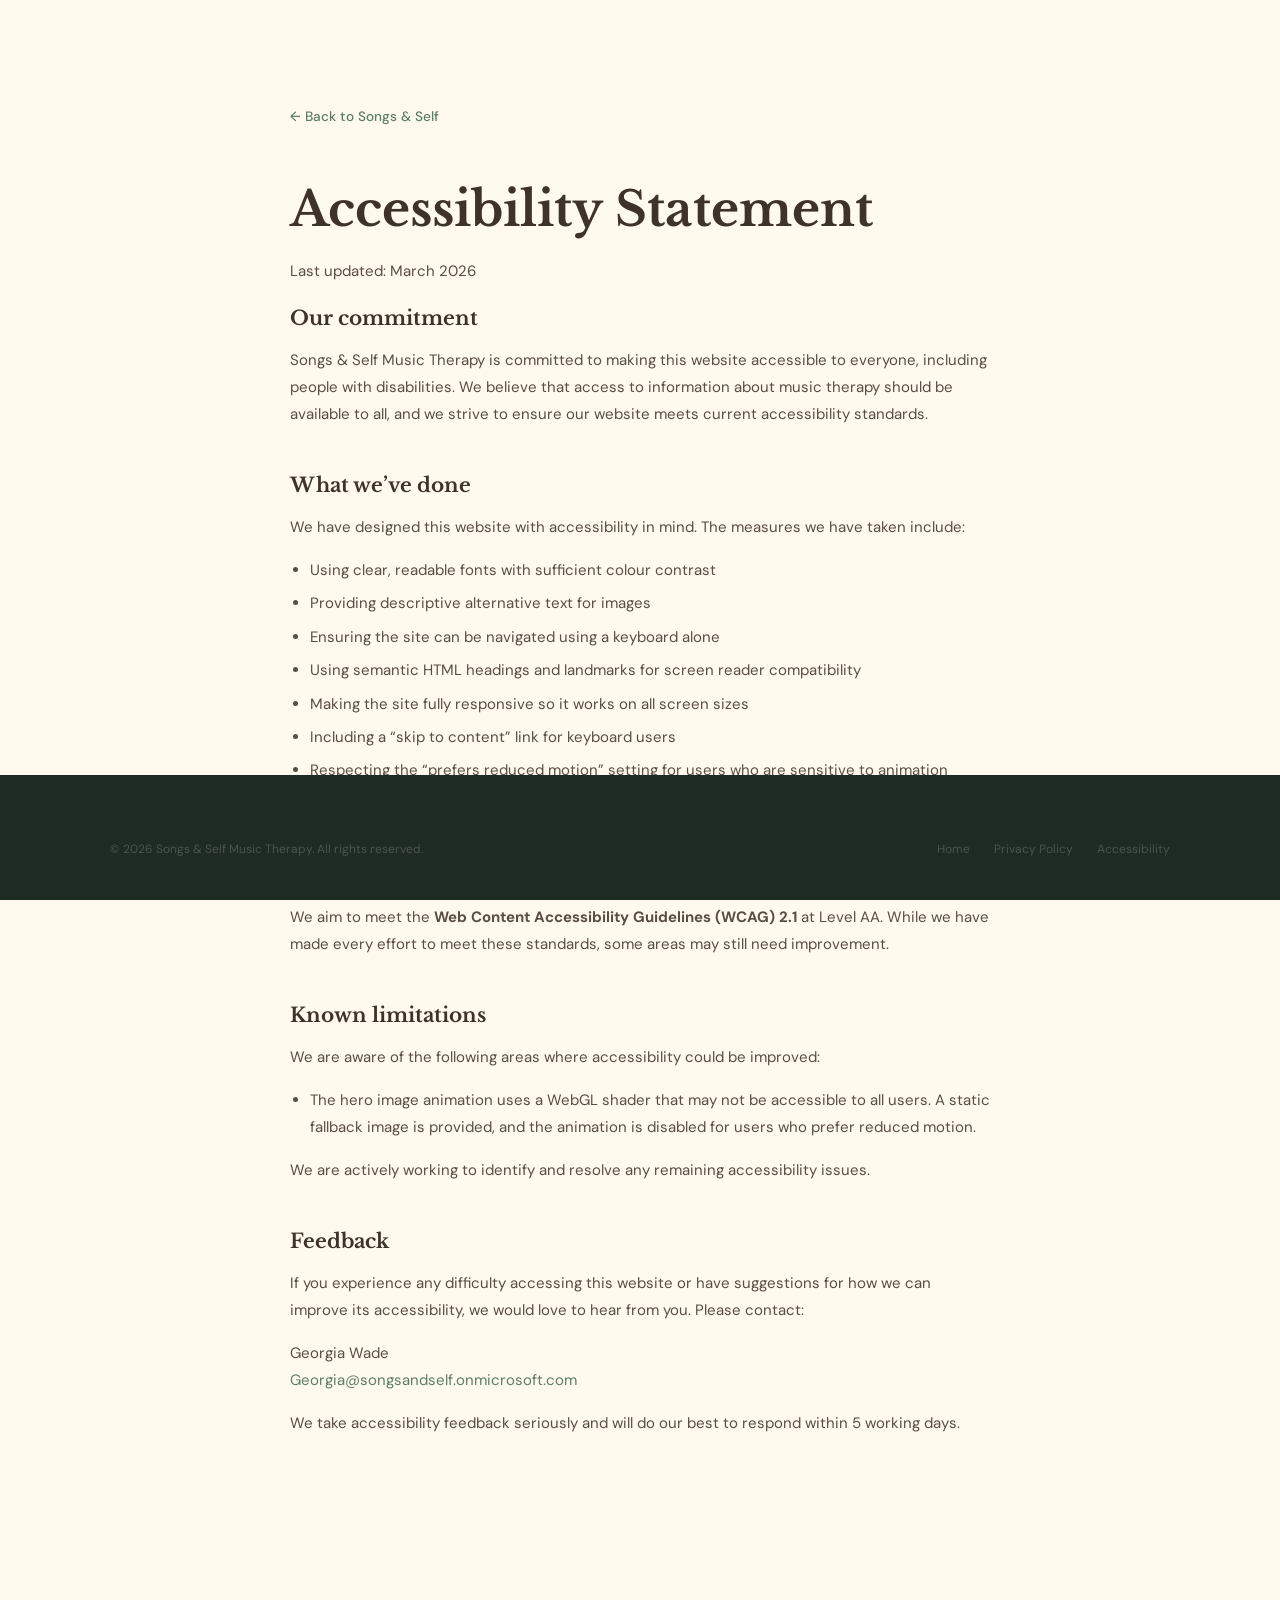
<file: accessibility.html>
<!DOCTYPE html>
<html lang="en">
<head>
  <meta charset="UTF-8">
  <meta name="viewport" content="width=device-width, initial-scale=1.0">
  <title>Accessibility | Songs &amp; Self Music Therapy</title>
  <meta name="description" content="Accessibility statement for the Songs & Self Music Therapy website.">

  <!-- Favicon -->
  <link rel="icon" type="image/svg+xml" href="data:image/svg+xml,<svg xmlns='http://www.w3.org/2000/svg' viewBox='0 0 100 100'><text y='.9em' font-size='90'>♪</text></svg>">
  <link rel="apple-touch-icon" href="images/apple-touch-icon.png">

  <link rel="stylesheet" href="css/style.css">
  <link rel="preconnect" href="https://fonts.googleapis.com">
  <link rel="preconnect" href="https://fonts.gstatic.com" crossorigin>
  <link href="https://fonts.googleapis.com/css2?family=DM+Sans:ital,opsz,wght@0,9..40,300;0,9..40,400;0,9..40,500;1,9..40,400&family=Libre+Baskerville:ital,wght@0,400;0,700;1,400&display=swap" rel="stylesheet">
</head>
<body>

  <main class="legal-page">
    <div class="container">
      <a href="index.html" class="legal-back">&larr; Back to Songs &amp; Self</a>

      <h1>Accessibility Statement</h1>
      <p class="legal-updated">Last updated: March 2026</p>

      <section>
        <h2>Our commitment</h2>
        <p>Songs &amp; Self Music Therapy is committed to making this website accessible to everyone, including people with disabilities. We believe that access to information about music therapy should be available to all, and we strive to ensure our website meets current accessibility standards.</p>
      </section>

      <section>
        <h2>What we&rsquo;ve done</h2>
        <p>We have designed this website with accessibility in mind. The measures we have taken include:</p>
        <ul>
          <li>Using clear, readable fonts with sufficient colour contrast</li>
          <li>Providing descriptive alternative text for images</li>
          <li>Ensuring the site can be navigated using a keyboard alone</li>
          <li>Using semantic HTML headings and landmarks for screen reader compatibility</li>
          <li>Making the site fully responsive so it works on all screen sizes</li>
          <li>Including a &ldquo;skip to content&rdquo; link for keyboard users</li>
          <li>Respecting the &ldquo;prefers reduced motion&rdquo; setting for users who are sensitive to animation</li>
          <li>Using ARIA attributes where appropriate to improve screen reader experience</li>
        </ul>
      </section>

      <section>
        <h2>Standards</h2>
        <p>We aim to meet the <strong>Web Content Accessibility Guidelines (WCAG) 2.1</strong> at Level AA. While we have made every effort to meet these standards, some areas may still need improvement.</p>
      </section>

      <section>
        <h2>Known limitations</h2>
        <p>We are aware of the following areas where accessibility could be improved:</p>
        <ul>
          <li>The hero image animation uses a WebGL shader that may not be accessible to all users. A static fallback image is provided, and the animation is disabled for users who prefer reduced motion.</li>
        </ul>
        <p>We are actively working to identify and resolve any remaining accessibility issues.</p>
      </section>

      <section>
        <h2>Feedback</h2>
        <p>If you experience any difficulty accessing this website or have suggestions for how we can improve its accessibility, we would love to hear from you. Please contact:</p>
        <p>
          Georgia Wade<br>
          <a href="mailto:Georgia@songsandself.onmicrosoft.com">Georgia@songsandself.onmicrosoft.com</a>
        </p>
        <p>We take accessibility feedback seriously and will do our best to respond within 5 working days.</p>
      </section>
    </div>
  </main>

  <footer class="site-footer" role="contentinfo">
    <div class="container">
      <div class="footer-bottom">
        <p>&copy; 2026 Songs &amp; Self Music Therapy. All rights reserved.</p>
        <div class="footer-legal">
          <a href="index.html">Home</a>
          <a href="privacy.html">Privacy Policy</a>
          <a href="accessibility.html">Accessibility</a>
        </div>
      </div>
    </div>
  </footer>

</body>
</html>
</file>
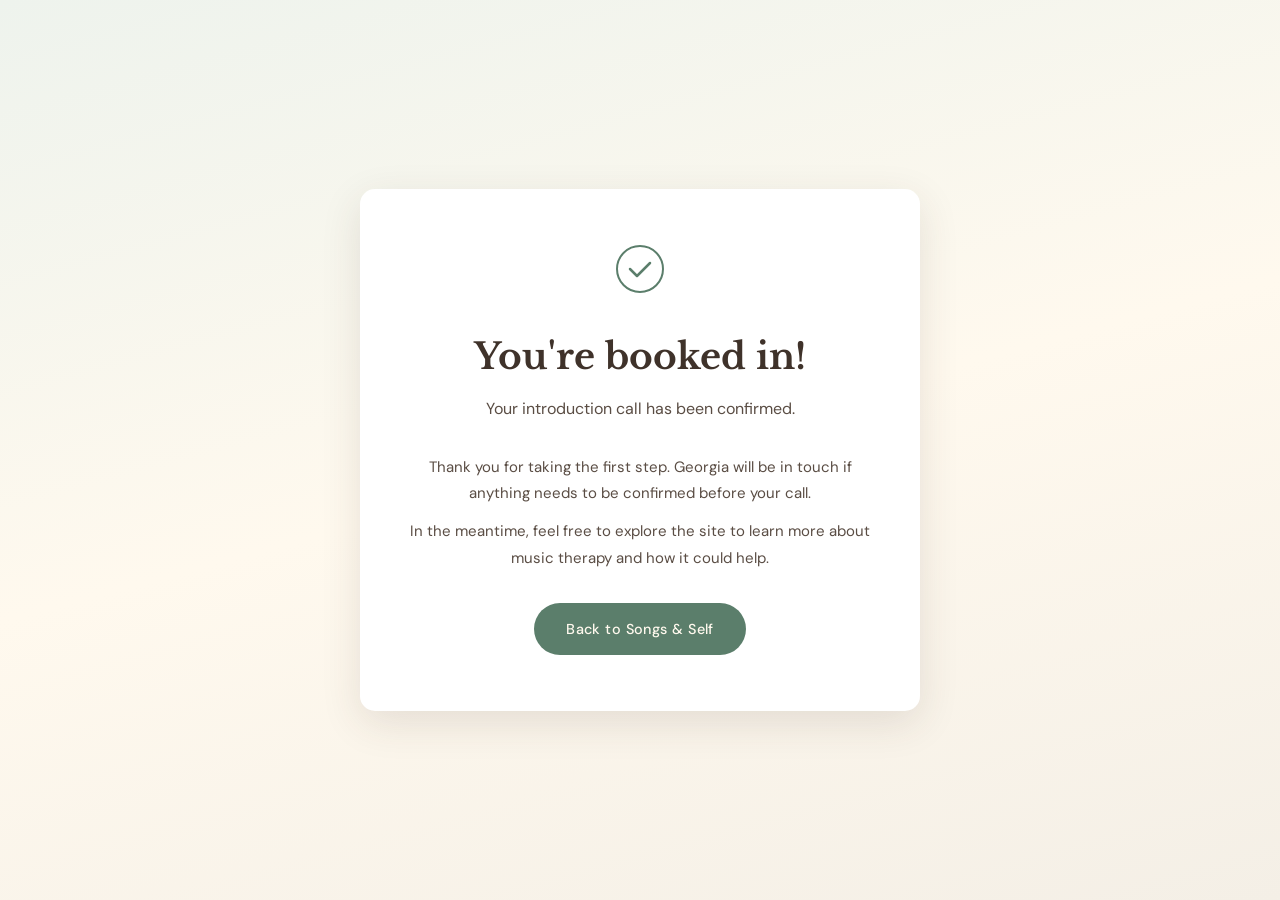
<file: booking-confirmed.html>
<!DOCTYPE html>
<html lang="en">
<head>
  <meta charset="UTF-8">
  <meta name="viewport" content="width=device-width, initial-scale=1.0">
  <title>Booking Confirmed | Songs &amp; Self Music Therapy</title>
  <meta name="robots" content="noindex">

  <!-- Favicon -->
  <link rel="icon" type="image/svg+xml" href="data:image/svg+xml,<svg xmlns='http://www.w3.org/2000/svg' viewBox='0 0 100 100'><text y='.9em' font-size='90'>♪</text></svg>">
  <link rel="apple-touch-icon" href="images/apple-touch-icon.png">

  <link rel="stylesheet" href="css/style.css">
  <link rel="preconnect" href="https://fonts.googleapis.com">
  <link rel="preconnect" href="https://fonts.gstatic.com" crossorigin>
  <link href="https://fonts.googleapis.com/css2?family=DM+Sans:ital,opsz,wght@0,9..40,300;0,9..40,400;0,9..40,500;1,9..40,400&family=Libre+Baskerville:ital,wght@0,400;0,700;1,400&display=swap" rel="stylesheet">
</head>
<body>

  <main class="confirmation-page">
    <div class="container">
      <div class="confirmation-card">
        <div class="confirmation-icon" aria-hidden="true">
          <svg width="48" height="48" viewBox="0 0 48 48" fill="none">
            <circle cx="24" cy="24" r="23" stroke="#5b7e6b" stroke-width="2"/>
            <path d="M14 24l7 7 13-13" stroke="#5b7e6b" stroke-width="2.5" stroke-linecap="round" stroke-linejoin="round"/>
          </svg>
        </div>
        <h1>You're booked in!</h1>
        <p class="confirmation-subtitle" id="confirmationSubtitle">Your introduction call has been confirmed.</p>

        <div class="confirmation-details" id="confirmationDetails" hidden>
          <div class="detail-row">
            <span class="detail-label">Date &amp; Time</span>
            <span class="detail-value" id="eventDateTime"></span>
          </div>
          <div class="detail-row">
            <span class="detail-label">Name</span>
            <span class="detail-value" id="inviteeName"></span>
          </div>
          <div class="detail-row">
            <span class="detail-label">Confirmation sent to</span>
            <span class="detail-value" id="inviteeEmail"></span>
          </div>
        </div>

        <div class="confirmation-message">
          <p>Thank you for taking the first step. Georgia will be in touch if anything needs to be confirmed before your call.</p>
          <p>In the meantime, feel free to explore the site to learn more about music therapy and how it could help.</p>
        </div>

        <a href="index.html" class="btn-back-home">Back to Songs &amp; Self</a>
      </div>
    </div>
  </main>

  <script>
  (function () {
    var params = new URLSearchParams(window.location.search);
    var firstName = params.get('invitee_first_name');
    var fullName = params.get('invitee_full_name');
    var name = fullName || [firstName, params.get('invitee_last_name')].filter(Boolean).join(' ');
    var displayName = firstName || (fullName ? fullName.split(' ')[0] : '');
    var email = params.get('invitee_email');
    var startTime = params.get('event_start_time');

    if (name || email || startTime) {
      document.getElementById('confirmationDetails').removeAttribute('hidden');
    }

    if (name) {
      document.getElementById('inviteeName').textContent = name;
    }

    if (displayName) {
      document.getElementById('confirmationSubtitle').textContent =
        'Thanks, ' + displayName + '! Your introduction call has been confirmed.';
    }

    if (email) {
      document.getElementById('inviteeEmail').textContent = email;
    }

    if (startTime) {
      try {
        var date = new Date(startTime);
        var options = {
          weekday: 'long',
          day: 'numeric',
          month: 'long',
          year: 'numeric',
          hour: 'numeric',
          minute: '2-digit',
          hour12: true
        };
        document.getElementById('eventDateTime').textContent =
          date.toLocaleDateString('en-GB', options);
      } catch (e) {
        document.getElementById('eventDateTime').textContent = startTime;
      }
    }
  })();
  </script>

</body>
</html>
</file>
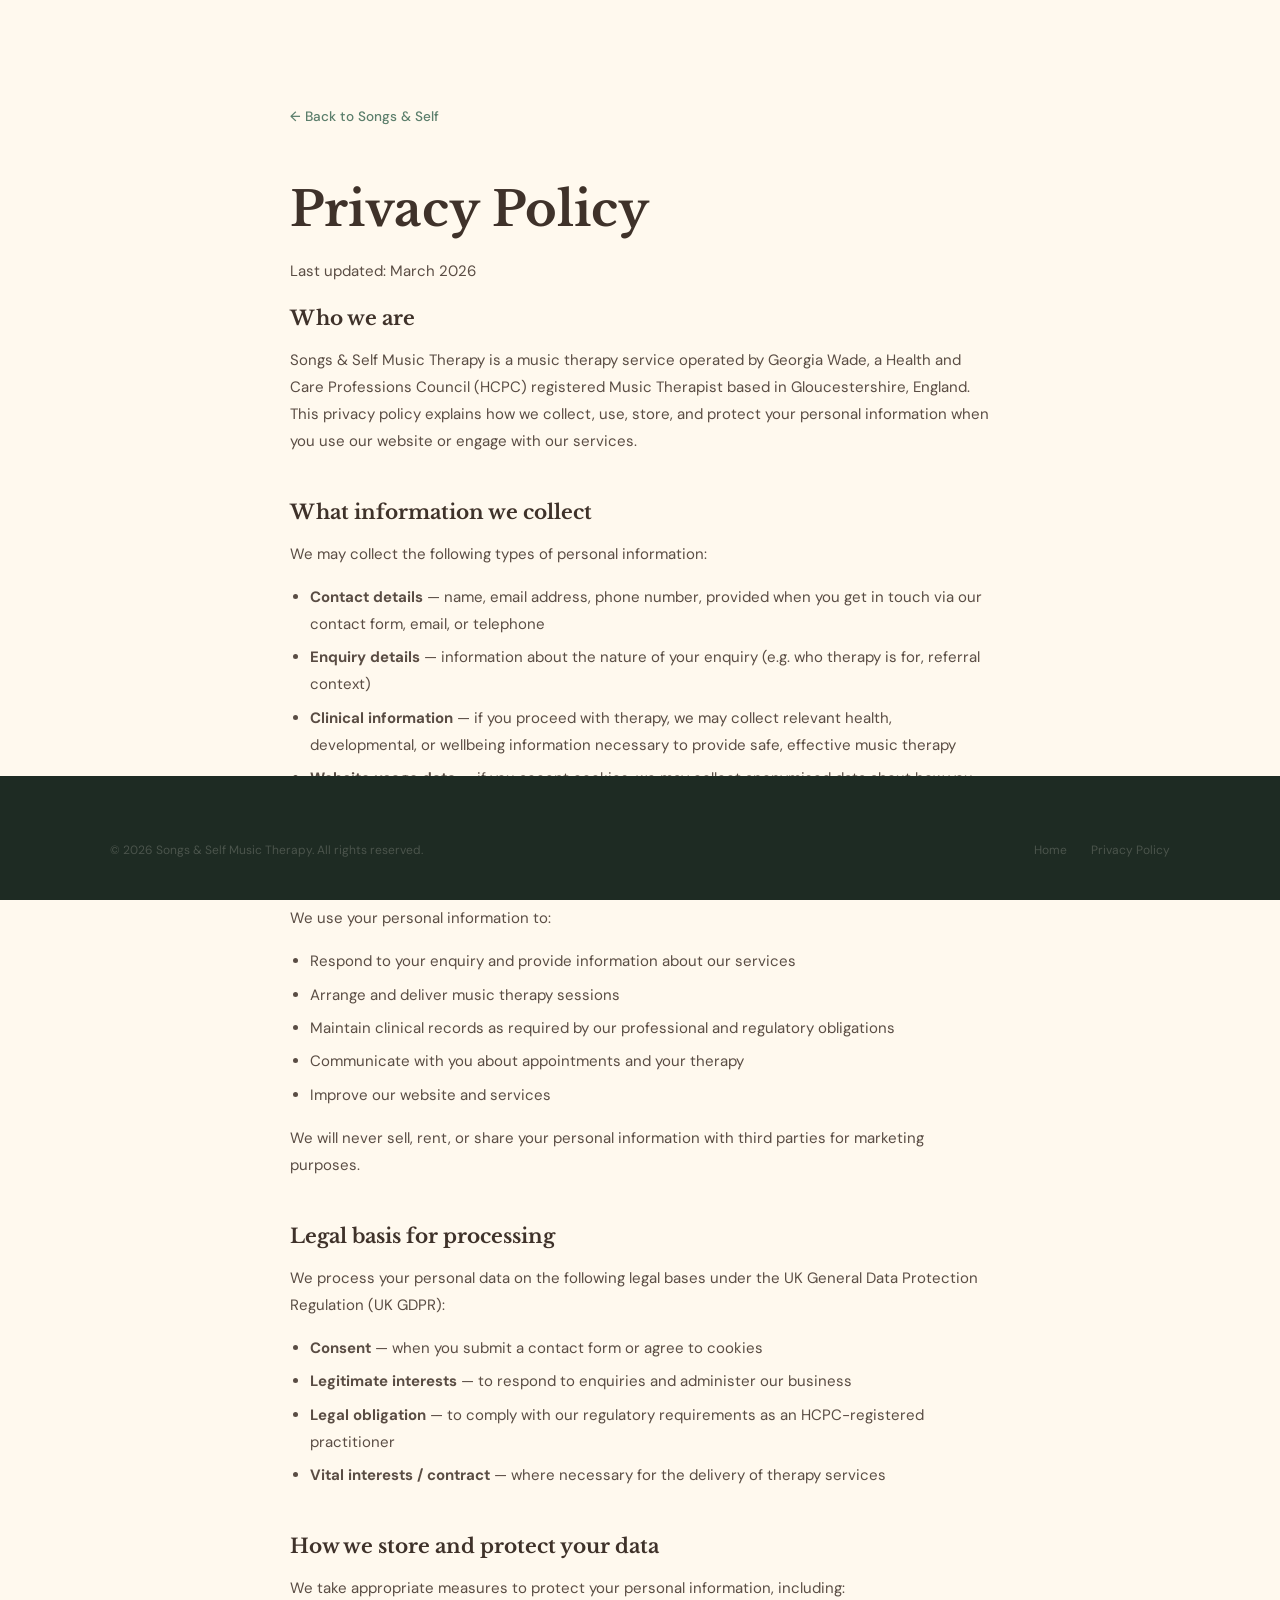
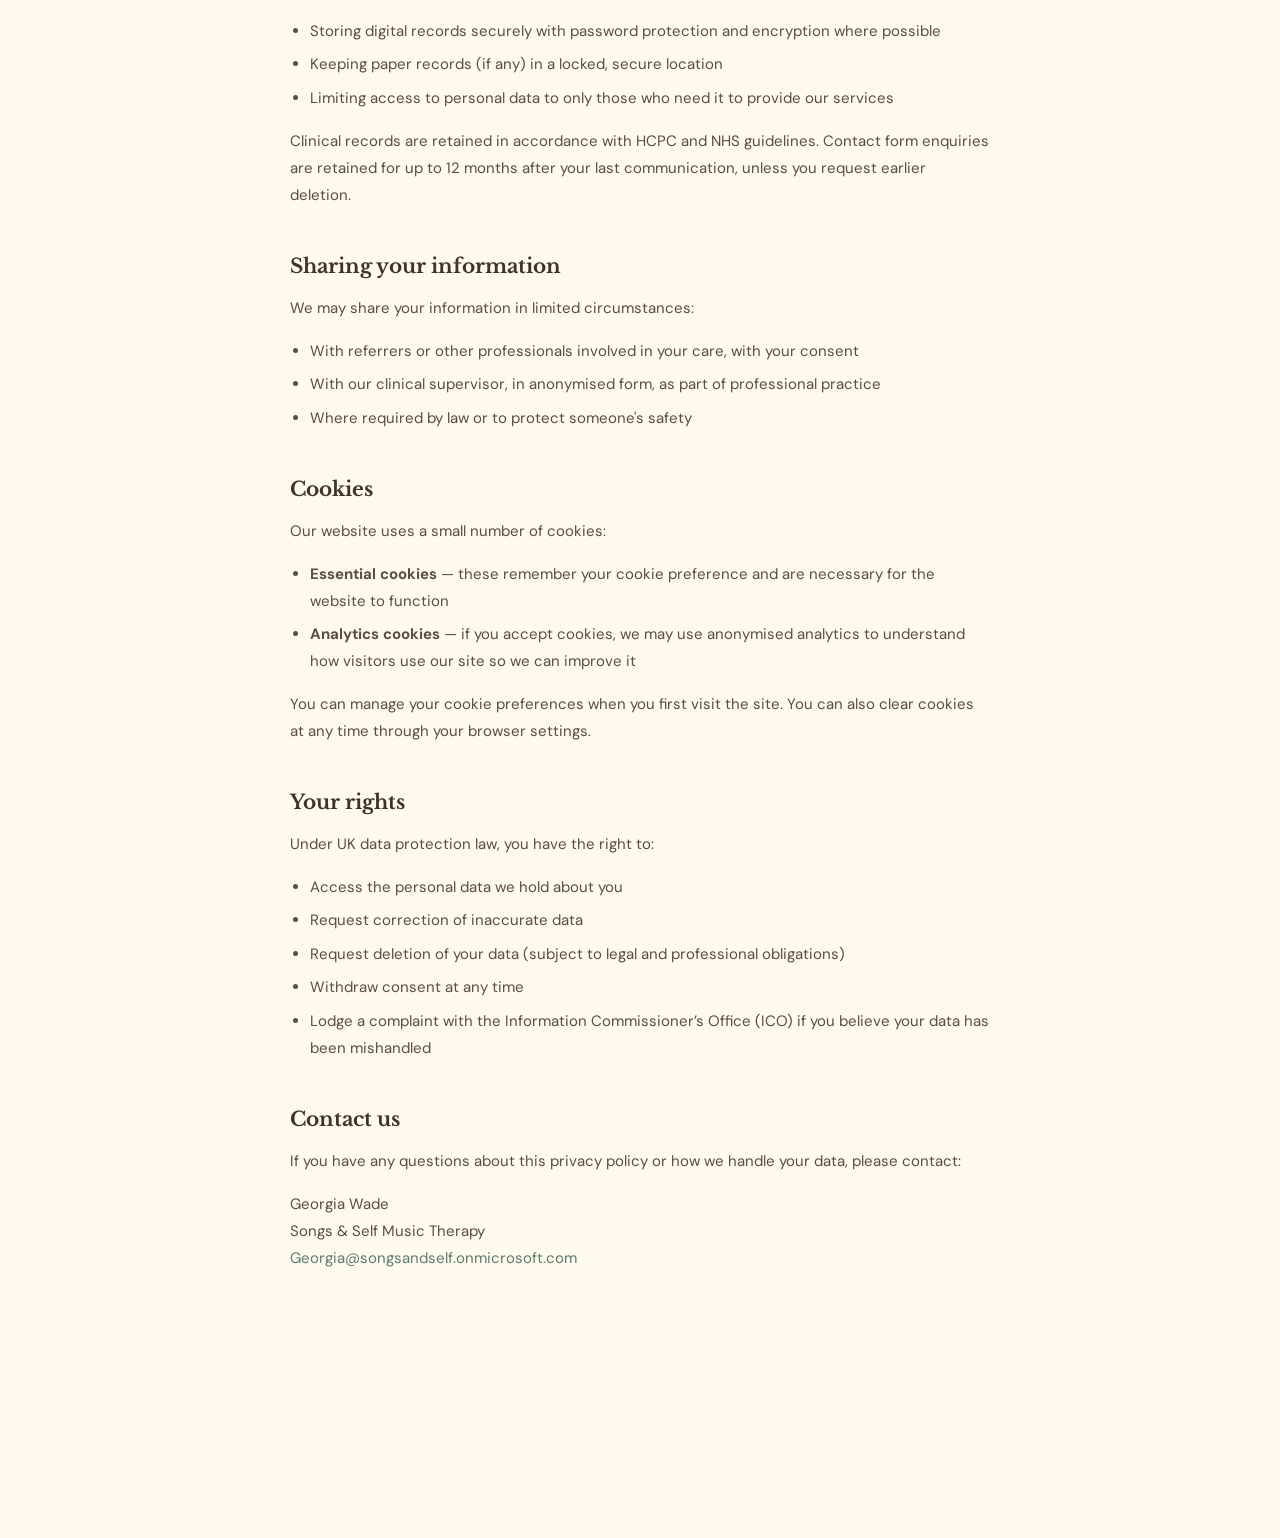
<file: privacy.html>
<!DOCTYPE html>
<html lang="en">
<head>
  <meta charset="UTF-8">
  <meta name="viewport" content="width=device-width, initial-scale=1.0">
  <title>Privacy Policy | Songs &amp; Self Music Therapy</title>
  <meta name="description" content="Privacy Policy for Songs & Self Music Therapy. How we collect, use, and protect your personal data.">

  <!-- Favicon -->
  <link rel="icon" type="image/svg+xml" href="data:image/svg+xml,<svg xmlns='http://www.w3.org/2000/svg' viewBox='0 0 100 100'><text y='.9em' font-size='90'>♪</text></svg>">
  <link rel="apple-touch-icon" href="images/apple-touch-icon.png">

  <link rel="stylesheet" href="css/style.css">
  <link rel="preconnect" href="https://fonts.googleapis.com">
  <link rel="preconnect" href="https://fonts.gstatic.com" crossorigin>
  <link href="https://fonts.googleapis.com/css2?family=DM+Sans:ital,opsz,wght@0,9..40,300;0,9..40,400;0,9..40,500;1,9..40,400&family=Libre+Baskerville:ital,wght@0,400;0,700;1,400&display=swap" rel="stylesheet">
</head>
<body>

  <main class="legal-page">
    <div class="container">
      <a href="index.html" class="legal-back">&larr; Back to Songs &amp; Self</a>

      <h1>Privacy Policy</h1>
      <p class="legal-updated">Last updated: March 2026</p>

      <section>
        <h2>Who we are</h2>
        <p>Songs &amp; Self Music Therapy is a music therapy service operated by Georgia Wade, a Health and Care Professions Council (HCPC) registered Music Therapist based in Gloucestershire, England. This privacy policy explains how we collect, use, store, and protect your personal information when you use our website or engage with our services.</p>
      </section>

      <section>
        <h2>What information we collect</h2>
        <p>We may collect the following types of personal information:</p>
        <ul>
          <li><strong>Contact details</strong> &mdash; name, email address, phone number, provided when you get in touch via our contact form, email, or telephone</li>
          <li><strong>Enquiry details</strong> &mdash; information about the nature of your enquiry (e.g. who therapy is for, referral context)</li>
          <li><strong>Clinical information</strong> &mdash; if you proceed with therapy, we may collect relevant health, developmental, or wellbeing information necessary to provide safe, effective music therapy</li>
          <li><strong>Website usage data</strong> &mdash; if you accept cookies, we may collect anonymised data about how you use our website (see Cookies section below)</li>
        </ul>
      </section>

      <section>
        <h2>How we use your information</h2>
        <p>We use your personal information to:</p>
        <ul>
          <li>Respond to your enquiry and provide information about our services</li>
          <li>Arrange and deliver music therapy sessions</li>
          <li>Maintain clinical records as required by our professional and regulatory obligations</li>
          <li>Communicate with you about appointments and your therapy</li>
          <li>Improve our website and services</li>
        </ul>
        <p>We will never sell, rent, or share your personal information with third parties for marketing purposes.</p>
      </section>

      <section>
        <h2>Legal basis for processing</h2>
        <p>We process your personal data on the following legal bases under the UK General Data Protection Regulation (UK GDPR):</p>
        <ul>
          <li><strong>Consent</strong> &mdash; when you submit a contact form or agree to cookies</li>
          <li><strong>Legitimate interests</strong> &mdash; to respond to enquiries and administer our business</li>
          <li><strong>Legal obligation</strong> &mdash; to comply with our regulatory requirements as an HCPC-registered practitioner</li>
          <li><strong>Vital interests / contract</strong> &mdash; where necessary for the delivery of therapy services</li>
        </ul>
      </section>

      <section>
        <h2>How we store and protect your data</h2>
        <p>We take appropriate measures to protect your personal information, including:</p>
        <ul>
          <li>Storing digital records securely with password protection and encryption where possible</li>
          <li>Keeping paper records (if any) in a locked, secure location</li>
          <li>Limiting access to personal data to only those who need it to provide our services</li>
        </ul>
        <p>Clinical records are retained in accordance with HCPC and NHS guidelines. Contact form enquiries are retained for up to 12 months after your last communication, unless you request earlier deletion.</p>
      </section>

      <section>
        <h2>Sharing your information</h2>
        <p>We may share your information in limited circumstances:</p>
        <ul>
          <li>With referrers or other professionals involved in your care, with your consent</li>
          <li>With our clinical supervisor, in anonymised form, as part of professional practice</li>
          <li>Where required by law or to protect someone's safety</li>
        </ul>
      </section>

      <section>
        <h2>Cookies</h2>
        <p>Our website uses a small number of cookies:</p>
        <ul>
          <li><strong>Essential cookies</strong> &mdash; these remember your cookie preference and are necessary for the website to function</li>
          <li><strong>Analytics cookies</strong> &mdash; if you accept cookies, we may use anonymised analytics to understand how visitors use our site so we can improve it</li>
        </ul>
        <p>You can manage your cookie preferences when you first visit the site. You can also clear cookies at any time through your browser settings.</p>
      </section>

      <section>
        <h2>Your rights</h2>
        <p>Under UK data protection law, you have the right to:</p>
        <ul>
          <li>Access the personal data we hold about you</li>
          <li>Request correction of inaccurate data</li>
          <li>Request deletion of your data (subject to legal and professional obligations)</li>
          <li>Withdraw consent at any time</li>
          <li>Lodge a complaint with the Information Commissioner&rsquo;s Office (ICO) if you believe your data has been mishandled</li>
        </ul>
      </section>

      <section>
        <h2>Contact us</h2>
        <p>If you have any questions about this privacy policy or how we handle your data, please contact:</p>
        <p>
          Georgia Wade<br>
          Songs &amp; Self Music Therapy<br>
          <a href="mailto:Georgia@songsandself.onmicrosoft.com">Georgia@songsandself.onmicrosoft.com</a>
        </p>
      </section>
    </div>
  </main>

  <footer class="site-footer" role="contentinfo">
    <div class="container">
      <div class="footer-bottom">
        <p>&copy; 2026 Songs &amp; Self Music Therapy. All rights reserved.</p>
        <div class="footer-legal">
          <a href="index.html">Home</a>
          <a href="privacy.html">Privacy Policy</a>
        </div>
      </div>
    </div>
  </footer>

</body>
</html>
</file>
<file: css/style.css>
/* ============================================
   Songs & Self Music Therapy — Stylesheet
   Premium warm aesthetic inspired by Munro Partners:
   generous whitespace, rounded corners, soft shadows,
   warm cream palette, restrained elegance
   ============================================ */

/* --- Custom Properties --- */
:root {
  --oat: #fff9ee;
  --oat-light: #fffcf6;
  --peat: #3f322a;
  --peat-light: #5a4d44;
  --pine: #5b7e6b;
  --pine-dark: #4a6858;
  --pine-light: #e8f0ec;
  --accent: #c8a96e;
  --accent-light: #d4bb8a;
  --warm-gray: #6b6660;
  --warm-gray-light: #9b9688;
  --border: rgba(63, 50, 42, 0.1);
  --border-solid: #e8e0d4;
  --white: #ffffff;
  --error: #c44;

  --font-display: 'Libre Baskerville', 'Georgia', serif;
  --font-body: 'DM Sans', -apple-system, BlinkMacSystemFont, sans-serif;

  --radius: 15px;
  --radius-sm: 8px;
  --radius-pill: 9999px;
  --shadow: 0 6px 20px rgba(63, 50, 42, 0.06);
  --shadow-hover: 0 8px 30px rgba(63, 50, 42, 0.1);
  --shadow-deep: 0 12px 40px rgba(63, 50, 42, 0.12);

  --container: 1140px;
  --container-wide: 1300px;
  --gap: 2.5rem;
  --section-pad: clamp(5rem, 8vw, 8rem);
}

/* --- Reset & Base --- */
*,
*::before,
*::after {
  margin: 0;
  padding: 0;
  box-sizing: border-box;
}

html {
  scroll-behavior: smooth;
  -webkit-font-smoothing: antialiased;
  -moz-osx-font-smoothing: grayscale;
}

body {
  font-family: var(--font-body);
  font-weight: 400;
  font-size: 16px;
  line-height: 1.7;
  color: var(--peat);
  background-color: var(--oat);
}

a {
  color: inherit;
  text-decoration: none;
  transition: color 0.3s ease;
}

a:hover {
  color: var(--pine);
}

img {
  max-width: 100%;
  display: block;
}

ul {
  list-style: none;
}

.container {
  max-width: var(--container);
  margin: 0 auto;
  padding: 0 var(--gap);
}

/* --- Main content layer (above fixed hero, above sticky footer) --- */
#main {
  position: relative;
  z-index: 1;
  background: var(--oat);
  margin-top: 80vh;
}


/* --- Accessibility --- */
.skip-link {
  position: absolute;
  top: -100%;
  left: 1rem;
  z-index: 9999;
  background: var(--peat);
  color: var(--oat);
  padding: 0.75rem 1.5rem;
  border-radius: 0 0 var(--radius-sm) var(--radius-sm);
  font-size: 0.875rem;
  font-weight: 500;
  transition: top 0.2s ease;
}

.skip-link:focus {
  top: 0;
  color: var(--oat);
}

.sr-only {
  position: absolute;
  width: 1px;
  height: 1px;
  padding: 0;
  margin: -1px;
  overflow: hidden;
  clip: rect(0, 0, 0, 0);
  white-space: nowrap;
  border-width: 0;
}

*:focus-visible {
  outline: 2px solid var(--pine);
  outline-offset: 3px;
}

/* --- Section Label --- */
.section-label {
  display: inline-block;
  font-family: var(--font-body);
  font-size: 0.7rem;
  font-weight: 600;
  letter-spacing: 0.18em;
  text-transform: uppercase;
  color: var(--pine);
  margin-bottom: 1.25rem;
  background: var(--pine-light);
  padding: 0.35rem 0.9rem;
  border-radius: var(--radius-pill);
}

/* --- Required / Optional markers --- */
.required {
  color: var(--error);
}

.optional {
  font-weight: 400;
  font-size: 0.75rem;
  color: var(--warm-gray-light);
  text-transform: none;
  letter-spacing: 0;
}

/* ============================================
   COOKIE BANNER
   ============================================ */
.cookie-banner {
  position: fixed;
  bottom: 0;
  left: 0;
  right: 0;
  z-index: 9999;
  background: var(--peat);
  color: var(--oat);
  padding: 1.25rem 0;
  box-shadow: 0 -4px 30px rgba(0, 0, 0, 0.2);
}

.cookie-inner {
  max-width: var(--container);
  margin: 0 auto;
  padding: 0 var(--gap);
  display: flex;
  align-items: center;
  gap: 2rem;
  flex-wrap: wrap;
}

.cookie-inner p {
  flex: 1;
  font-size: 0.8125rem;
  line-height: 1.5;
  color: rgba(255, 249, 238, 0.7);
  min-width: 250px;
}

.cookie-inner p a {
  color: var(--oat);
  text-decoration: underline;
}

.cookie-actions {
  display: flex;
  gap: 0.75rem;
}

.btn-cookie-accept,
.btn-cookie-decline {
  font-family: var(--font-body);
  font-size: 0.8125rem;
  font-weight: 500;
  padding: 0.5rem 1.5rem;
  border-radius: var(--radius-pill);
  cursor: pointer;
  border: none;
  transition: all 0.3s ease;
}

.btn-cookie-accept {
  background: var(--pine);
  color: var(--oat);
}

.btn-cookie-accept:hover {
  background: var(--pine-dark);
}

.btn-cookie-decline {
  background: transparent;
  color: rgba(255, 249, 238, 0.6);
  border: 1px solid rgba(255, 249, 238, 0.2);
}

.btn-cookie-decline:hover {
  color: var(--oat);
  border-color: rgba(255, 249, 238, 0.4);
}

/* ============================================
   HERO — Landscape with canvas water ripple
   ============================================ */
.hero {
  position: fixed;
  top: 0;
  left: 0;
  z-index: 0;
  width: 100%;
  height: 80vh;
  min-height: 500px;
  overflow: hidden;
  background: var(--peat);
}

/* Canvas sits on top of the image once loaded */
.hero-canvas {
  position: absolute;
  inset: 0;
  width: 100%;
  height: 100%;
  z-index: 1;
}

/* Fallback image — hidden once canvas takes over */
.hero-img {
  position: absolute;
  inset: 0;
  width: 100%;
  height: 100%;
  object-fit: cover;
  object-position: center 40%;
}

.hero.canvas-active .hero-img {
  opacity: 0;
}

/* Brand name — centered, blended into the image */
.hero-brand {
  position: absolute;
  inset: 0;
  z-index: 2;
  display: flex;
  align-items: center;
  justify-content: center;
  pointer-events: none;
  font-family: var(--font-display);
  font-size: clamp(3.5rem, 9vw, 9rem);
  font-weight: 700;
  color: rgba(255, 255, 255, 1);
  letter-spacing: 0.06em;
  mix-blend-mode: soft-light;
  padding-bottom: 2rem;
  white-space: nowrap;
  text-shadow:
    0 0 60px rgba(63, 50, 42, 0.3),
    0 0 120px rgba(63, 50, 42, 0.15);
}

.hero-overlay {
  position: absolute;
  inset: 0;
  z-index: 2;
  background: linear-gradient(to top, rgba(63, 50, 42, 0.65) 0%, rgba(63, 50, 42, 0.05) 45%, transparent 100%);
  pointer-events: none;
}

.hero-text {
  position: absolute;
  bottom: 0;
  left: 0;
  right: 0;
  z-index: 3;
  padding: 3.5rem var(--gap) 2.5rem;
  max-width: var(--container-wide);
  margin: 0 auto;
}

.hero-tagline {
  font-family: var(--font-display);
  font-size: clamp(2rem, 4vw, 3.25rem);
  font-weight: 400;
  color: var(--oat);
  line-height: 1.2;
  max-width: 700px;
  opacity: 0;
  transform: translateY(20px);
  animation: fadeUp 1s cubic-bezier(0.22, 1, 0.36, 1) 0.3s forwards;
}

.hero-tagline em {
  font-style: italic;
  color: var(--accent-light);
}

@keyframes fadeUp {
  to {
    opacity: 1;
    transform: translateY(0) scale(1);
  }
}

/* ============================================
   HEADER — Sticky bar below hero (Munro style)
   ============================================ */
.site-header {
  position: sticky;
  top: 0;
  z-index: 1000;
  background-color: var(--oat);
  border-bottom: 1px solid var(--border-solid);
  transition: box-shadow 0.3s ease;
}

.site-header.scrolled {
  box-shadow: 0 2px 20px rgba(63, 50, 42, 0.06);
}

.header-inner {
  display: flex;
  align-items: center;
  justify-content: space-between;
  max-width: var(--container-wide);
  margin: 0 auto;
  padding: 0.9rem var(--gap);
}

.header-left {
  display: flex;
  align-items: center;
}

/* Menu toggle — always visible, Munro style */
.menu-toggle {
  display: flex;
  align-items: center;
  gap: 0.5rem;
  background: none;
  border: none;
  cursor: pointer;
  padding: 0.25rem 0;
  color: var(--peat);
  transition: color 0.3s ease;
}

.menu-toggle:hover {
  color: var(--pine);
}

.menu-toggle svg {
  flex-shrink: 0;
}

.menu-toggle span {
  font-family: var(--font-body);
  font-size: 0.8rem;
  font-weight: 500;
  letter-spacing: 0.12em;
  text-transform: uppercase;
}

.logo {
  font-family: var(--font-display);
  font-size: 1.35rem;
  font-weight: 700;
  color: var(--peat);
  letter-spacing: -0.01em;
}


.logo:hover {
  color: var(--peat);
}

.header-right {
  display: flex;
  align-items: center;
}

/* Desktop inline nav — visible on larger screens */
.main-nav {
  position: fixed;
  top: 0;
  left: -100%;
  width: 340px;
  height: 100vh;
  height: 100dvh;
  background: var(--oat);
  padding: 6rem 2.5rem 2rem;
  transition: left 0.4s cubic-bezier(0.4, 0, 0.2, 1);
  box-shadow: 8px 0 30px rgba(0, 0, 0, 0.08);
  z-index: 999;
  overflow-y: auto;
}

.main-nav.open {
  left: 0;
}

/* Close button inside nav */
.nav-close {
  position: absolute;
  top: 1.5rem;
  right: 1.5rem;
  background: none;
  border: none;
  cursor: pointer;
  color: var(--peat-light);
  padding: 0.25rem;
  transition: color 0.3s ease;
}

.nav-close:hover {
  color: var(--pine);
}

.nav-list {
  display: flex;
  flex-direction: column;
  gap: 0.25rem;
}

.nav-item > a {
  display: block;
  font-size: 1.25rem;
  font-weight: 400;
  color: var(--peat);
  padding: 0.75rem 0;
  border-bottom: 1px solid var(--border);
  position: relative;
  transition: all 0.3s ease;
}

.nav-item > a:hover {
  color: var(--pine);
  padding-left: 0.5rem;
}

/* Submenu inside slide-out */
.has-submenu {
  position: relative;
}

.submenu {
  padding: 0.25rem 0 0.5rem 1.25rem;
  display: none;
}

.main-nav.open .submenu {
  display: block;
}

.submenu li a {
  display: block;
  padding: 0.4rem 0;
  font-size: 0.95rem;
  color: var(--peat-light);
  transition: all 0.2s ease;
}

.submenu li a:hover {
  color: var(--pine);
  padding-left: 0.5rem;
}

/* Nav overlay */
.nav-overlay {
  position: fixed;
  inset: 0;
  background: rgba(63, 50, 42, 0.3);
  z-index: 998;
  opacity: 0;
  visibility: hidden;
  transition: all 0.3s ease;
}

.nav-overlay.active {
  opacity: 1;
  visibility: visible;
}

/* ============================================
   INTRO STATEMENT — below nav bar
   ============================================ */
.intro-statement {
  padding: 3.5rem 0 4rem;
  border-bottom: 1px solid var(--border-solid);
}

.intro-layout {
  display: flex;
  align-items: flex-start;
  justify-content: space-between;
  gap: 3rem;
}

.intro-statement p {
  font-family: var(--font-display);
  font-size: clamp(1.2rem, 2.5vw, 1.65rem);
  font-weight: 400;
  line-height: 1.5;
  color: var(--peat);
  max-width: 800px;
}

.intro-cta {
  flex-shrink: 0;
  display: inline-flex;
  align-items: center;
  gap: 0.6rem;
  background: var(--pine);
  color: var(--oat) !important;
  padding: 1rem 2.25rem;
  font-size: 0.95rem;
  font-weight: 500;
  letter-spacing: 0.03em;
  border-radius: var(--radius-pill);
  transition: all 0.4s cubic-bezier(0.22, 1, 0.36, 1);
  margin-top: 0.25rem;
  position: relative;
  overflow: hidden;
  box-shadow: 0 4px 15px rgba(91, 126, 107, 0.2);
}

.intro-cta::after {
  content: '\2192';
  display: inline-block;
  transition: transform 0.4s cubic-bezier(0.22, 1, 0.36, 1);
  font-size: 1.1em;
}

.intro-cta:hover {
  background: var(--pine-dark);
  transform: translateY(-3px);
  box-shadow: 0 10px 30px rgba(91, 126, 107, 0.35);
  padding-right: 2.5rem;
}

.intro-cta:hover::after {
  transform: translateX(4px);
}

.intro-cta:active {
  transform: translateY(-1px);
  box-shadow: 0 4px 12px rgba(91, 126, 107, 0.25);
}

/* ============================================
   SESSION PHOTO BANNER
   ============================================ */
.session-banner {
  width: 100%;
  height: 300px;
  overflow: hidden;
  position: relative;
}

.session-banner-img {
  width: 100%;
  height: 100%;
  object-fit: cover;
  object-position: center top;
}

/* ============================================
   ABOUT
   ============================================ */
.about {
  padding: var(--section-pad) 0;
}

.about-layout {
  display: grid;
  grid-template-columns: 1.1fr 0.9fr;
  gap: 5rem;
  align-items: start;
}

.about-text h2 {
  font-family: var(--font-display);
  font-size: clamp(2rem, 3.5vw, 2.75rem);
  font-weight: 400;
  color: var(--peat);
  margin-bottom: 1.75rem;
  line-height: 1.15;
}

.about-text p {
  font-size: 0.95rem;
  line-height: 1.85;
  color: var(--peat-light);
  margin-bottom: 1.1rem;
}

.about-text p strong {
  color: var(--pine);
  font-weight: 500;
}

/* Registration Badges */
.registration-badges {
  display: flex;
  flex-wrap: wrap;
  gap: 0.75rem;
  margin-top: 2rem;
  padding-top: 2rem;
  border-top: 1px solid var(--border-solid);
}

.badge {
  display: flex;
  align-items: center;
  justify-content: center;
  background: var(--white);
  padding: 0.6rem 1rem;
  border-radius: var(--radius-sm);
  border: 1px solid var(--border-solid);
  transition: box-shadow 0.3s ease;
}

.badge:hover {
  box-shadow: var(--shadow);
}

.badge-img {
  height: 36px;
  width: auto;
  object-fit: contain;
}

/* About image */
.about-photo {
  width: 100%;
  aspect-ratio: 3 / 4;
  object-fit: cover;
  border-radius: var(--radius);
  box-shadow: var(--shadow-deep);
}

.about-image-placeholder {
  width: 100%;
  aspect-ratio: 3 / 4;
  background: linear-gradient(145deg, var(--pine-light) 0%, #d5e2da 100%);
  border-radius: var(--radius);
  position: relative;
}

.about-image-placeholder::after {
  content: 'Photo';
  position: absolute;
  top: 50%;
  left: 50%;
  transform: translate(-50%, -50%);
  font-size: 0.8rem;
  color: var(--warm-gray-light);
  letter-spacing: 0.1em;
  text-transform: uppercase;
}

/* ============================================
   MUSIC THERAPY
   ============================================ */
.music-therapy {
  padding: var(--section-pad) 0;
  background-color: var(--oat-light);
}

.therapy-layout {
  display: grid;
  grid-template-columns: 1.2fr 0.8fr;
  gap: 4rem;
  align-items: center;
}

.therapy-intro {
  max-width: 750px;
}

.therapy-photo {
  width: 100%;
  border-radius: var(--radius);
  object-fit: cover;
  aspect-ratio: 3 / 4;
  box-shadow: var(--shadow-deep);
}

.therapy-intro h2 {
  font-family: var(--font-display);
  font-size: clamp(1.75rem, 3vw, 2.5rem);
  font-weight: 400;
  line-height: 1.3;
  color: var(--peat);
  margin-bottom: 2.5rem;
}

.therapy-intro h2 em {
  color: var(--pine);
  font-style: italic;
}

blockquote {
  border-left: 3px solid var(--pine);
  padding-left: 1.75rem;
  margin: 0;
}

blockquote p {
  font-size: 1.05rem;
  line-height: 1.85;
  color: var(--peat-light);
  font-style: italic;
}

blockquote cite {
  display: block;
  font-size: 0.8rem;
  font-style: normal;
  color: var(--warm-gray);
  margin-top: 1rem;
}

/* ============================================
   WHAT TO EXPECT / COMPARISON
   ============================================ */
.what-to-expect {
  padding: var(--section-pad) 0;
  background: linear-gradient(165deg, #eef3ed 0%, #f4efe6 50%, #eef0ec 100%);
}

.expect-intro {
  max-width: 750px;
  font-size: 1.05rem;
  line-height: 1.85;
  color: var(--peat-light);
  margin-bottom: 3.5rem;
}

.expect-intro strong {
  color: var(--peat);
}

.comparison-table {
  display: grid;
  grid-template-columns: 1fr auto 1fr;
  gap: 2.5rem;
  align-items: start;
}

.comparison-col {
  background: var(--white);
  border-radius: var(--radius);
  padding: 2.5rem;
  box-shadow: var(--shadow);
}

.comparison-col h3 {
  font-family: var(--font-display);
  font-size: 1.4rem;
  font-weight: 500;
  margin-bottom: 1.5rem;
  color: var(--peat);
}

.therapy-col {
  background: var(--pine);
  border: none;
  color: var(--oat);
}

.therapy-col h3 {
  color: var(--oat);
}

.comparison-col ul {
  list-style: none;
}

.comparison-col ul li {
  font-size: 0.9rem;
  line-height: 1.65;
  color: var(--peat-light);
  padding: 0.6rem 0;
  padding-left: 1.5rem;
  position: relative;
  border-bottom: 1px solid var(--border);
}

.comparison-col ul li:last-child {
  border-bottom: none;
  padding-bottom: 0;
}

.comparison-col ul li::before {
  content: '';
  position: absolute;
  left: 0;
  top: 0.95rem;
  width: 6px;
  height: 6px;
  border-radius: 50%;
  background: var(--border-solid);
}

.therapy-col ul li {
  color: rgba(255, 249, 238, 0.85);
  border-bottom-color: rgba(255, 249, 238, 0.12);
}

.therapy-col ul li::before {
  background: var(--accent);
}

.comparison-divider {
  display: flex;
  align-items: center;
  justify-content: center;
  padding-top: 3rem;
}

.comparison-divider span {
  font-family: var(--font-display);
  font-size: 1.1rem;
  font-style: italic;
  color: var(--warm-gray-light);
  background: var(--white);
  padding: 0.5rem 1rem;
  border-radius: var(--radius-pill);
  box-shadow: var(--shadow);
}

/* ============================================
   APPROACHES
   ============================================ */
.approaches {
  padding: var(--section-pad) 0;
  background-color: var(--oat-light);
}

.approaches-intro {
  max-width: 700px;
  font-size: 1.05rem;
  line-height: 1.85;
  color: var(--peat-light);
  margin-bottom: 3rem;
}

.approaches-grid {
  display: grid;
  grid-template-columns: repeat(3, 1fr);
  gap: 1.75rem;
}

.approach-card {
  background: var(--white);
  border: 1px solid var(--border-solid);
  border-radius: var(--radius);
  padding: 2.5rem 2rem;
  transition: all 0.3s ease;
}

.approach-card:hover {
  border-color: var(--pine);
  box-shadow: var(--shadow-hover);
  transform: translateY(-4px);
}

.approach-icon {
  color: var(--pine);
  margin-bottom: 1.5rem;
  width: 48px;
  height: 48px;
  display: flex;
  align-items: center;
  justify-content: center;
  background: var(--pine-light);
  border-radius: 12px;
}

.approach-card h3 {
  font-family: var(--font-display);
  font-size: 1.25rem;
  font-weight: 500;
  color: var(--peat);
  margin-bottom: 1rem;
  line-height: 1.3;
}

.approach-card p {
  font-size: 0.9rem;
  line-height: 1.8;
  color: var(--peat-light);
  margin-bottom: 0.75rem;
}

.approach-card p:last-child {
  margin-bottom: 0;
}

/* ============================================
   WHO I WORK WITH
   ============================================ */
.who-i-work-with {
  padding: var(--section-pad) 0;
  padding-top: 0;
}

.who-i-work-with-banner {
  width: 100%;
  height: 400px;
  overflow: hidden;
  position: relative;
}

.who-i-work-with-banner::after {
  content: '';
  position: absolute;
  bottom: 0;
  left: 0;
  right: 0;
  height: 120px;
  background: linear-gradient(to top, var(--oat) 0%, transparent 100%);
}

.wiww-banner-img {
  width: 100%;
  height: 100%;
  object-fit: cover;
  object-position: center 30%;
}

.who-i-work-with .container {
  padding-top: 3rem;
}

.who-i-work-with h2 {
  font-family: var(--font-display);
  font-size: clamp(1.75rem, 3vw, 2.25rem);
  font-weight: 400;
  color: var(--peat);
  margin-bottom: 2.5rem;
  max-width: 600px;
  line-height: 1.25;
}

.client-grid {
  display: grid;
  grid-template-columns: repeat(4, 1fr);
  gap: 1.5rem;
}

.client-card {
  background: var(--white);
  border: 1px solid var(--border-solid);
  border-radius: var(--radius);
  padding: 2rem 1.5rem;
  transition: all 0.3s ease;
}

.client-card:hover {
  box-shadow: var(--shadow-hover);
  transform: translateY(-3px);
}

.client-icon {
  color: var(--pine);
  margin-bottom: 1.25rem;
  width: 44px;
  height: 44px;
  display: flex;
  align-items: center;
  justify-content: center;
  background: var(--pine-light);
  border-radius: 12px;
}

.client-card h3 {
  font-family: var(--font-display);
  font-size: 1.1rem;
  font-weight: 500;
  color: var(--peat);
  margin-bottom: 0.75rem;
  line-height: 1.3;
}

.client-card p {
  font-size: 0.85rem;
  line-height: 1.75;
  color: var(--peat-light);
}

/* ============================================
   HOW TO GET STARTED
   ============================================ */
.get-started {
  padding: var(--section-pad) 0;
  background-color: var(--pine);
  color: var(--oat);
}

.get-started .section-label {
  background: rgba(255, 249, 238, 0.15);
  color: rgba(255, 249, 238, 0.7);
}

.get-started h2 {
  font-family: var(--font-display);
  font-size: clamp(1.75rem, 3vw, 2.25rem);
  font-weight: 400;
  color: var(--oat);
  margin-bottom: 3.5rem;
  line-height: 1.25;
}

.steps-grid {
  display: grid;
  grid-template-columns: 1fr auto 1fr auto 1fr;
  gap: 1.5rem;
  align-items: start;
}

.step {
  text-align: center;
}

.step-number {
  display: inline-flex;
  align-items: center;
  justify-content: center;
  width: 56px;
  height: 56px;
  border-radius: 50%;
  background: rgba(255, 249, 238, 0.15);
  color: var(--oat);
  font-family: var(--font-display);
  font-size: 1.3rem;
  font-weight: 500;
  margin-bottom: 1.5rem;
  border: 1px solid rgba(255, 249, 238, 0.2);
}

.step h3 {
  font-family: var(--font-display);
  font-size: 1.2rem;
  font-weight: 500;
  color: var(--oat);
  margin-bottom: 0.75rem;
}

.step p {
  font-size: 0.9rem;
  line-height: 1.75;
  color: rgba(255, 249, 238, 0.7);
}

.step-arrow {
  display: flex;
  align-items: center;
  padding-top: 1.25rem;
  color: rgba(255, 249, 238, 0.3);
}

.form-success[hidden] {
  display: none;
}

.form-success {
  display: flex;
  flex-direction: column;
  align-items: center;
  justify-content: center;
  text-align: center;
  padding: 3rem 2rem;
  min-height: 300px;
}

.form-success h3 {
  font-family: var(--font-display);
  font-size: 1.5rem;
  color: var(--oat);
  margin: 1.25rem 0 0.75rem;
}

.form-success p {
  font-size: 0.9375rem;
  color: rgba(255, 249, 238, 0.6);
  line-height: 1.7;
  max-width: 360px;
}

.btn-book-call {
  display: inline-flex;
  align-items: center;
  gap: 0.5rem;
  background: rgba(255, 249, 238, 0.1);
  border: 1px solid rgba(255, 249, 238, 0.2);
  color: var(--oat) !important;
  padding: 0.8rem 1.5rem;
  font-size: 0.875rem;
  font-weight: 500;
  letter-spacing: 0.02em;
  border-radius: var(--radius-pill);
  transition: all 0.3s ease;
  margin: 1.5rem 0;
}

.btn-book-call:hover {
  background: rgba(255, 249, 238, 0.15);
  border-color: rgba(255, 249, 238, 0.35);
  color: var(--oat) !important;
  transform: translateY(-2px);
  box-shadow: 0 6px 20px rgba(0, 0, 0, 0.15);
}

.booking-widget {
  margin-top: 3rem;
  border-radius: var(--radius);
  overflow: hidden;
  background: var(--white);
  box-shadow: 0 8px 30px rgba(0, 0, 0, 0.15);
  max-width: 1000px;
  margin-left: auto;
  margin-right: auto;
}

/* ============================================
   TESTIMONIALS
   ============================================ */
.testimonials {
  padding: var(--section-pad) 0;
  background-color: var(--oat-light);
}

.testimonials-grid {
  display: grid;
  grid-template-columns: repeat(3, 1fr);
  gap: 1.75rem;
}

.testimonial-card {
  background: var(--white);
  border: 1px solid var(--border-solid);
  border-radius: var(--radius);
  padding: 2.5rem 2rem;
  margin: 0;
  display: flex;
  flex-direction: column;
  justify-content: space-between;
  position: relative;
  transition: all 0.3s ease;
}

.testimonial-card:hover {
  box-shadow: var(--shadow-hover);
  transform: translateY(-3px);
}

.testimonial-card::before {
  content: '\201C';
  font-family: var(--font-display);
  font-size: 4rem;
  line-height: 1;
  color: var(--pine);
  opacity: 0.2;
  position: absolute;
  top: 1rem;
  left: 1.5rem;
}

.testimonial-card p {
  font-size: 0.95rem;
  line-height: 1.8;
  color: var(--peat-light);
  font-style: italic;
  margin-bottom: 1.5rem;
  position: relative;
  z-index: 1;
}

.testimonial-card footer {
  margin-top: auto;
}

.testimonial-card cite {
  font-size: 0.8rem;
  font-style: normal;
  color: var(--warm-gray);
  line-height: 1.4;
}

/* ============================================
   FAQ
   ============================================ */
.faq {
  padding: var(--section-pad) 0;
}

.faq h2 {
  font-family: var(--font-display);
  font-size: clamp(1.75rem, 3vw, 2.25rem);
  font-weight: 400;
  color: var(--peat);
  margin-bottom: 3rem;
  line-height: 1.25;
}

.faq-list {
  max-width: 800px;
}

.faq-item {
  border-bottom: 1px solid var(--border-solid);
}

.faq-item summary {
  display: flex;
  align-items: center;
  justify-content: space-between;
  padding: 1.5rem 0;
  font-family: var(--font-display);
  font-size: 1.1rem;
  font-weight: 500;
  color: var(--peat);
  cursor: pointer;
  list-style: none;
  transition: color 0.3s ease;
}

.faq-item summary::-webkit-details-marker {
  display: none;
}

.faq-item summary::after {
  content: '+';
  display: flex;
  align-items: center;
  justify-content: center;
  width: 32px;
  height: 32px;
  font-family: var(--font-body);
  font-size: 1.25rem;
  font-weight: 300;
  color: var(--warm-gray-light);
  background: var(--oat-light);
  border-radius: 50%;
  flex-shrink: 0;
  margin-left: 1rem;
  transition: all 0.3s ease;
}

.faq-item[open] summary::after {
  content: '\2212';
  background: var(--pine-light);
  color: var(--pine);
}

.faq-item summary:hover {
  color: var(--pine);
}

.faq-answer {
  padding-bottom: 1.5rem;
}

.faq-answer p {
  font-size: 0.95rem;
  line-height: 1.8;
  color: var(--peat-light);
  max-width: 700px;
}

/* ============================================
   AREAS COVERED
   ============================================ */
.areas-covered {
  padding: var(--section-pad) 0;
  background-color: var(--oat-light);
}

.areas-layout {
  display: grid;
  grid-template-columns: 1fr 1fr;
  gap: 4rem;
  align-items: center;
}

.areas-text h2 {
  font-family: var(--font-display);
  font-size: clamp(1.75rem, 3vw, 2.25rem);
  font-weight: 400;
  color: var(--peat);
  margin-bottom: 1.25rem;
  line-height: 1.25;
}

.areas-text > p {
  font-size: 0.95rem;
  line-height: 1.75;
  color: var(--peat-light);
  margin-bottom: 1.75rem;
}

.areas-list {
  display: grid;
  grid-template-columns: 1fr 1fr;
  gap: 0.5rem 2.5rem;
  margin-bottom: 1.75rem;
}

.areas-list li {
  font-size: 0.95rem;
  color: var(--peat-light);
  padding-left: 1.25rem;
  position: relative;
  line-height: 1.6;
}

.areas-list li::before {
  content: '';
  position: absolute;
  left: 0;
  top: 0.6rem;
  width: 6px;
  height: 6px;
  border-radius: 50%;
  background: var(--pine);
}

.areas-note {
  font-size: 0.875rem;
  color: var(--warm-gray);
  font-style: italic;
}

.areas-map {
  border-radius: var(--radius);
  overflow: hidden;
  box-shadow: var(--shadow-deep);
}

/* ============================================
   CONTACT
   ============================================ */
.contact {
  padding: var(--section-pad) 0;
  background-color: #2c3e35;
  color: var(--oat);
}

.contact .section-label {
  background: rgba(255, 249, 238, 0.08);
  color: rgba(255, 249, 238, 0.5);
}

.contact-inner {
  display: grid;
  grid-template-columns: 1fr 1.1fr;
  gap: 5rem;
  align-items: start;
}

.contact-text h2 {
  font-family: var(--font-display);
  font-size: clamp(1.75rem, 3vw, 2.25rem);
  font-weight: 400;
  margin-bottom: 1.25rem;
}

.contact-text p {
  font-size: 1rem;
  color: rgba(255, 249, 238, 0.65);
  line-height: 1.75;
  margin-bottom: 2.5rem;
}

.contact-details {
  display: flex;
  flex-direction: column;
  gap: 1rem;
}

.contact-link {
  display: flex;
  align-items: center;
  gap: 0.85rem;
  font-size: 0.9375rem;
  color: rgba(255, 249, 238, 0.7);
  transition: all 0.3s ease;
}

.contact-link:hover {
  color: var(--oat);
  transform: translateX(4px);
}

.contact-link svg {
  flex-shrink: 0;
  color: var(--pine);
}

/* Contact Form */
.contact-form .form-group {
  margin-bottom: 1.5rem;
}

.contact-form label {
  display: block;
  font-size: 0.75rem;
  font-weight: 500;
  letter-spacing: 0.08em;
  text-transform: uppercase;
  color: rgba(255, 249, 238, 0.45);
  margin-bottom: 0.5rem;
}

.contact-form input,
.contact-form textarea {
  width: 100%;
  background: rgba(255, 249, 238, 0.06);
  border: 1px solid rgba(255, 249, 238, 0.12);
  border-radius: var(--radius-sm);
  padding: 0.85rem 1rem;
  font-family: var(--font-body);
  font-size: 0.9375rem;
  color: var(--oat);
  transition: all 0.3s ease;
  resize: vertical;
}

.contact-form input::placeholder,
.contact-form textarea::placeholder {
  color: rgba(255, 249, 238, 0.25);
}

.contact-form input:focus,
.contact-form textarea:focus {
  outline: none;
  border-color: var(--pine);
  background: rgba(255, 249, 238, 0.1);
}

/* Custom themed dropdown */
.custom-select {
  position: relative;
}

.custom-select-trigger {
  -webkit-appearance: none;
  appearance: none;
  width: 100%;
  display: flex;
  align-items: center;
  justify-content: space-between;
  gap: 0.5rem;
  background: rgba(255, 249, 238, 0.06);
  border: 1px solid rgba(255, 249, 238, 0.12);
  border-radius: var(--radius-sm);
  padding: 0.85rem 1rem;
  font-family: var(--font-body);
  font-size: 0.9375rem;
  color: var(--oat);
  cursor: pointer;
  transition: all 0.3s ease;
  text-align: left;
  line-height: 1.5;
}

.custom-select-trigger:hover {
  background: rgba(255, 249, 238, 0.08);
  border-color: rgba(255, 249, 238, 0.2);
}

.custom-select-trigger:focus {
  outline: none;
  border-color: var(--pine);
  background: rgba(255, 249, 238, 0.1);
}

.custom-select-value.placeholder {
  color: rgba(255, 249, 238, 0.25);
}

.custom-select-arrow {
  flex-shrink: 0;
  opacity: 0.5;
  transition: transform 0.3s ease;
}

.custom-select.open .custom-select-arrow {
  transform: rotate(180deg);
}

.custom-select-options {
  position: absolute;
  top: calc(100% + 4px);
  left: 0;
  right: 0;
  background: #243029;
  border: 1px solid rgba(255, 249, 238, 0.15);
  border-radius: var(--radius-sm);
  list-style: none;
  margin: 0;
  padding: 0.35rem 0;
  z-index: 50;
  opacity: 0;
  visibility: hidden;
  transform: translateY(-8px);
  transition: opacity 0.25s ease, transform 0.25s ease, visibility 0.25s;
  box-shadow: 0 12px 32px rgba(0, 0, 0, 0.35);
  max-height: 240px;
  overflow-y: auto;
}

.custom-select.open .custom-select-options {
  opacity: 1;
  visibility: visible;
  transform: translateY(0);
}

.custom-select-options li {
  padding: 0.7rem 1rem;
  font-family: var(--font-body);
  font-size: 0.9375rem;
  color: rgba(255, 249, 238, 0.7);
  cursor: pointer;
  transition: background 0.15s ease, color 0.15s ease;
}

.custom-select-options li:hover,
.custom-select-options li.focused {
  background: rgba(255, 249, 238, 0.08);
  color: var(--oat);
}

.custom-select-options li.selected {
  color: var(--pine);
}

/* Checkbox in contact form */
.checkbox-label {
  display: flex;
  align-items: flex-start;
  gap: 0.6rem;
  font-size: 0.8125rem;
  color: rgba(255, 249, 238, 0.55);
  cursor: pointer;
  text-transform: none;
  letter-spacing: 0;
  font-weight: 400;
  line-height: 1.55;
}

.checkbox-label input[type="checkbox"] {
  width: 18px;
  height: 18px;
  accent-color: var(--pine);
  flex-shrink: 0;
  margin-top: 1px;
}

.checkbox-label a {
  color: rgba(255, 249, 238, 0.75);
  text-decoration: underline;
}

.checkbox-label a:hover {
  color: var(--oat);
}

.btn-submit {
  background: var(--pine);
  color: var(--oat);
  border: none;
  border-radius: var(--radius-pill);
  padding: 0.9rem 2.5rem;
  font-family: var(--font-body);
  font-size: 0.9rem;
  font-weight: 500;
  letter-spacing: 0.03em;
  cursor: pointer;
  transition: all 0.3s ease;
}

.btn-submit:hover {
  background: var(--pine-dark);
  transform: translateY(-2px);
  box-shadow: 0 4px 15px rgba(91, 126, 107, 0.3);
}

/* ============================================
   LEGAL PAGES (Privacy, Accessibility)
   ============================================ */
.legal-page {
  padding: clamp(4rem, 8vw, 7rem) 0;
  background: var(--oat);
}

.legal-page .container {
  max-width: 780px;
}

.legal-back {
  display: inline-block;
  font-size: 0.85rem;
  font-weight: 500;
  color: var(--pine);
  margin-bottom: 2.5rem;
  transition: opacity 0.3s ease;
}

.legal-back:hover {
  opacity: 0.7;
  color: var(--pine);
}

.legal-page h1 {
  font-family: var(--font-display);
  font-size: clamp(2rem, 4vw, 3rem);
  font-weight: 700;
  color: var(--peat);
  margin-bottom: 0.5rem;
}

.legal-updated {
  font-size: 0.8125rem;
  color: var(--warm-gray-light);
  margin-bottom: 3rem;
}

.legal-page section {
  margin-bottom: 2.5rem;
}

.legal-page h2 {
  font-family: var(--font-display);
  font-size: 1.25rem;
  font-weight: 700;
  color: var(--peat);
  margin-bottom: 0.75rem;
}

.legal-page p {
  font-size: 0.9375rem;
  line-height: 1.8;
  color: var(--peat-light);
  margin-bottom: 1rem;
}

.legal-page ul {
  margin: 0.75rem 0 1rem 1.25rem;
  list-style: disc;
}

.legal-page ul li {
  font-size: 0.9375rem;
  line-height: 1.8;
  color: var(--peat-light);
  margin-bottom: 0.4rem;
}

.legal-page a {
  color: var(--pine);
}

.legal-page a:hover {
  color: var(--pine-dark);
}

/* ============================================
   BOOKING CONFIRMATION PAGE
   ============================================ */
.confirmation-page {
  min-height: 100vh;
  display: flex;
  align-items: center;
  justify-content: center;
  padding: 3rem var(--gap);
  background: linear-gradient(165deg, #eef3ed 0%, var(--oat) 50%, #f4efe6 100%);
}

.confirmation-card {
  max-width: 560px;
  width: 100%;
  text-align: center;
  background: var(--white);
  border-radius: var(--radius);
  padding: 3.5rem 3rem;
  box-shadow: var(--shadow-deep);
}

.confirmation-icon {
  margin-bottom: 1.5rem;
}

.confirmation-card h1 {
  font-family: var(--font-display);
  font-size: clamp(1.75rem, 4vw, 2.25rem);
  font-weight: 700;
  color: var(--peat);
  margin-bottom: 0.5rem;
}

.confirmation-subtitle {
  font-size: 1rem;
  color: var(--peat-light);
  margin-bottom: 2rem;
}

.confirmation-details {
  background: rgba(91, 126, 107, 0.06);
  border-radius: var(--radius-sm);
  padding: 1.5rem;
  margin-bottom: 2rem;
  text-align: left;
}

.detail-row {
  display: flex;
  justify-content: space-between;
  align-items: baseline;
  padding: 0.5rem 0;
  border-bottom: 1px solid var(--border);
}

.detail-row:last-child {
  border-bottom: none;
  padding-bottom: 0;
}

.detail-row:first-child {
  padding-top: 0;
}

.detail-label {
  font-size: 0.75rem;
  font-weight: 500;
  text-transform: uppercase;
  letter-spacing: 0.08em;
  color: var(--warm-gray-light);
  flex-shrink: 0;
}

.detail-value {
  font-size: 0.9375rem;
  color: var(--peat);
  text-align: right;
  margin-left: 1rem;
}

.confirmation-message {
  margin-bottom: 2rem;
}

.confirmation-message p {
  font-size: 0.9375rem;
  line-height: 1.75;
  color: var(--peat-light);
  margin-bottom: 0.75rem;
}

.btn-back-home {
  display: inline-block;
  background: var(--pine);
  color: var(--oat) !important;
  padding: 0.85rem 2rem;
  font-size: 0.9rem;
  font-weight: 500;
  letter-spacing: 0.03em;
  border-radius: var(--radius-pill);
  transition: all 0.3s ease;
}

.btn-back-home:hover {
  background: var(--pine-dark);
  transform: translateY(-2px);
  box-shadow: 0 6px 20px rgba(91, 126, 107, 0.3);
  color: var(--oat) !important;
}

/* ============================================
   FOOTER
   ============================================ */
.site-footer {
  position: sticky;
  bottom: 0;
  z-index: 0;
  padding: 4rem 0 2.5rem;
  background-color: #1e2b23;
  color: rgba(255, 249, 238, 0.6);
}

.footer-grid {
  display: grid;
  grid-template-columns: 1.5fr 1fr 1.5fr;
  gap: 3rem;
  margin-bottom: 3rem;
  padding-bottom: 3rem;
  border-bottom: 1px solid rgba(255, 249, 238, 0.06);
}

.footer-brand p {
  font-size: 0.875rem;
  color: rgba(255, 249, 238, 0.35);
  margin-top: 0.5rem;
  line-height: 1.6;
}

.footer-badges {
  display: flex;
  gap: 0.5rem;
  margin-top: 1.25rem;
}

.footer-badge {
  font-size: 0.65rem;
  font-weight: 500;
  letter-spacing: 0.08em;
  text-transform: uppercase;
  color: rgba(255, 249, 238, 0.3);
  border: 1px solid rgba(255, 249, 238, 0.1);
  padding: 0.3rem 0.75rem;
  border-radius: var(--radius-pill);
}

.footer-col h4 {
  font-family: var(--font-display);
  font-size: 1rem;
  font-weight: 500;
  color: var(--oat);
  margin-bottom: 1rem;
}

.footer-subheading {
  margin-top: 1.5rem;
}

.footer-areas {
  font-size: 0.8125rem;
  color: rgba(255, 249, 238, 0.35);
  line-height: 1.6;
  margin-top: 0.25rem;
}

.footer-col ul li {
  margin-bottom: 0.5rem;
}

.footer-col ul li a {
  font-size: 0.875rem;
  color: rgba(255, 249, 238, 0.4);
  transition: all 0.3s ease;
}

.footer-col ul li a:hover {
  color: var(--oat);
  padding-left: 4px;
}

.footer-bottom {
  display: flex;
  justify-content: space-between;
  align-items: center;
}

.footer-bottom p {
  font-size: 0.75rem;
  color: rgba(255, 249, 238, 0.2);
}

.footer-legal {
  display: flex;
  gap: 1.5rem;
}

.footer-legal a {
  font-size: 0.75rem;
  color: rgba(255, 249, 238, 0.2);
  transition: color 0.3s ease;
}

.footer-legal a:hover {
  color: rgba(255, 249, 238, 0.5);
}

/* ============================================
   ANIMATIONS (scroll-triggered)
   ============================================ */
.fade-in {
  opacity: 0;
  transform: translateY(24px);
  transition: opacity 0.8s ease, transform 0.8s ease;
}

.fade-in.visible {
  opacity: 1;
  transform: translateY(0);
}

/* Staggered children animation */
.stagger-in > * {
  opacity: 0;
  transform: translateY(20px);
  transition: opacity 0.6s ease, transform 0.6s ease;
}

.stagger-in.visible > *:nth-child(1) { transition-delay: 0s; }
.stagger-in.visible > *:nth-child(2) { transition-delay: 0.1s; }
.stagger-in.visible > *:nth-child(3) { transition-delay: 0.15s; }
.stagger-in.visible > *:nth-child(4) { transition-delay: 0.2s; }

.stagger-in.visible > * {
  opacity: 1;
  transform: translateY(0);
}

/* ============================================
   RESPONSIVE
   ============================================ */
@media (max-width: 1024px) {
  .about-layout {
    grid-template-columns: 1fr;
    gap: 2.5rem;
  }

  .about-photo {
    max-width: 400px;
    aspect-ratio: 1 / 1;
  }

  .about-image-placeholder {
    max-width: 400px;
    aspect-ratio: 1 / 1;
  }

  .therapy-layout {
    grid-template-columns: 1fr;
    gap: 2.5rem;
  }

  .therapy-photo {
    max-width: 400px;
    aspect-ratio: 1 / 1;
  }

  .approaches-grid {
    grid-template-columns: 1fr;
    max-width: 600px;
  }

  .client-grid {
    grid-template-columns: repeat(2, 1fr);
  }

  .steps-grid {
    grid-template-columns: 1fr;
    gap: 2rem;
    max-width: 500px;
  }

  .step-arrow {
    display: none;
  }

  .step {
    text-align: left;
    display: flex;
    gap: 1.5rem;
    align-items: flex-start;
  }

  .step-number {
    flex-shrink: 0;
    margin-bottom: 0;
  }

  .testimonials-grid {
    grid-template-columns: 1fr;
    max-width: 600px;
  }

  .areas-layout {
    grid-template-columns: 1fr;
    gap: 2.5rem;
  }

  .contact-inner {
    grid-template-columns: 1fr;
    gap: 3rem;
  }

  .comparison-table {
    grid-template-columns: 1fr;
    gap: 1.5rem;
  }

  .comparison-divider {
    padding: 0;
  }
}

@media (max-width: 768px) {
  :root {
    --gap: 1.5rem;
  }

  .hero {
    height: 55vh;
    min-height: 350px;
  }

  #main {
    margin-top: 55vh;
  }

  .hero-brand {
    font-size: 3.5rem;
  }

  .intro-layout {
    flex-direction: column;
    gap: 1.5rem;
  }

  .session-banner {
    height: 200px;
  }

  .hero-tagline {
    font-size: clamp(1.5rem, 5.5vw, 2.25rem);
  }

  .hero-text {
    padding: 2.5rem var(--gap) 1.5rem;
  }

  .main-nav {
    width: 280px;
    padding: 5rem 2rem 2rem;
  }

  .client-grid {
    grid-template-columns: 1fr;
  }

  .who-i-work-with-banner {
    height: 250px;
  }

  .footer-grid {
    grid-template-columns: 1fr;
    gap: 2rem;
  }

  .footer-bottom {
    flex-direction: column;
    gap: 0.75rem;
    text-align: center;
  }

  .registration-badges {
    flex-direction: row;
  }

  .cookie-inner {
    flex-direction: column;
    gap: 1rem;
    text-align: center;
  }

  .site-footer {
    position: relative;
    bottom: auto;
  }

  .custom-select-options {
    max-height: 200px;
  }

  .intro-cta {
    align-self: flex-start;
  }
}

@media (max-width: 480px) {
  .hero {
    height: 45vh;
    min-height: 300px;
  }

  #main {
    margin-top: 45vh;
  }

  .hero-brand {
    font-size: 2.75rem;
    letter-spacing: 0.03em;
  }

  .hero-tagline {
    font-size: 1.25rem;
  }

  .hero-text {
    padding: 2rem var(--gap) 1.25rem;
  }

  .comparison-col {
    padding: 1.75rem;
  }

  .approach-card {
    padding: 2rem;
  }

  .faq-question {
    padding: 1rem 0;
  }

  .step {
    flex-direction: column;
    gap: 0.75rem;
  }

  .step-number {
    width: 36px;
    height: 36px;
    font-size: 0.85rem;
  }

  .step h3 {
    font-size: 1.1rem;
  }

  .step p {
    font-size: 0.85rem;
  }

  .get-started h2 {
    margin-bottom: 2.5rem;
  }
}

/* Reduced motion preference */
@media (prefers-reduced-motion: reduce) {
  *,
  *::before,
  *::after {
    animation-duration: 0.01ms !important;
    animation-iteration-count: 1 !important;
    transition-duration: 0.01ms !important;
  }

  html {
    scroll-behavior: auto;
  }

  .fade-in {
    opacity: 1;
    transform: none;
  }

  .stagger-in > * {
    opacity: 1;
    transform: none;
  }

  .hero-bg-img {
    animation: none;
  }
}
</file>
